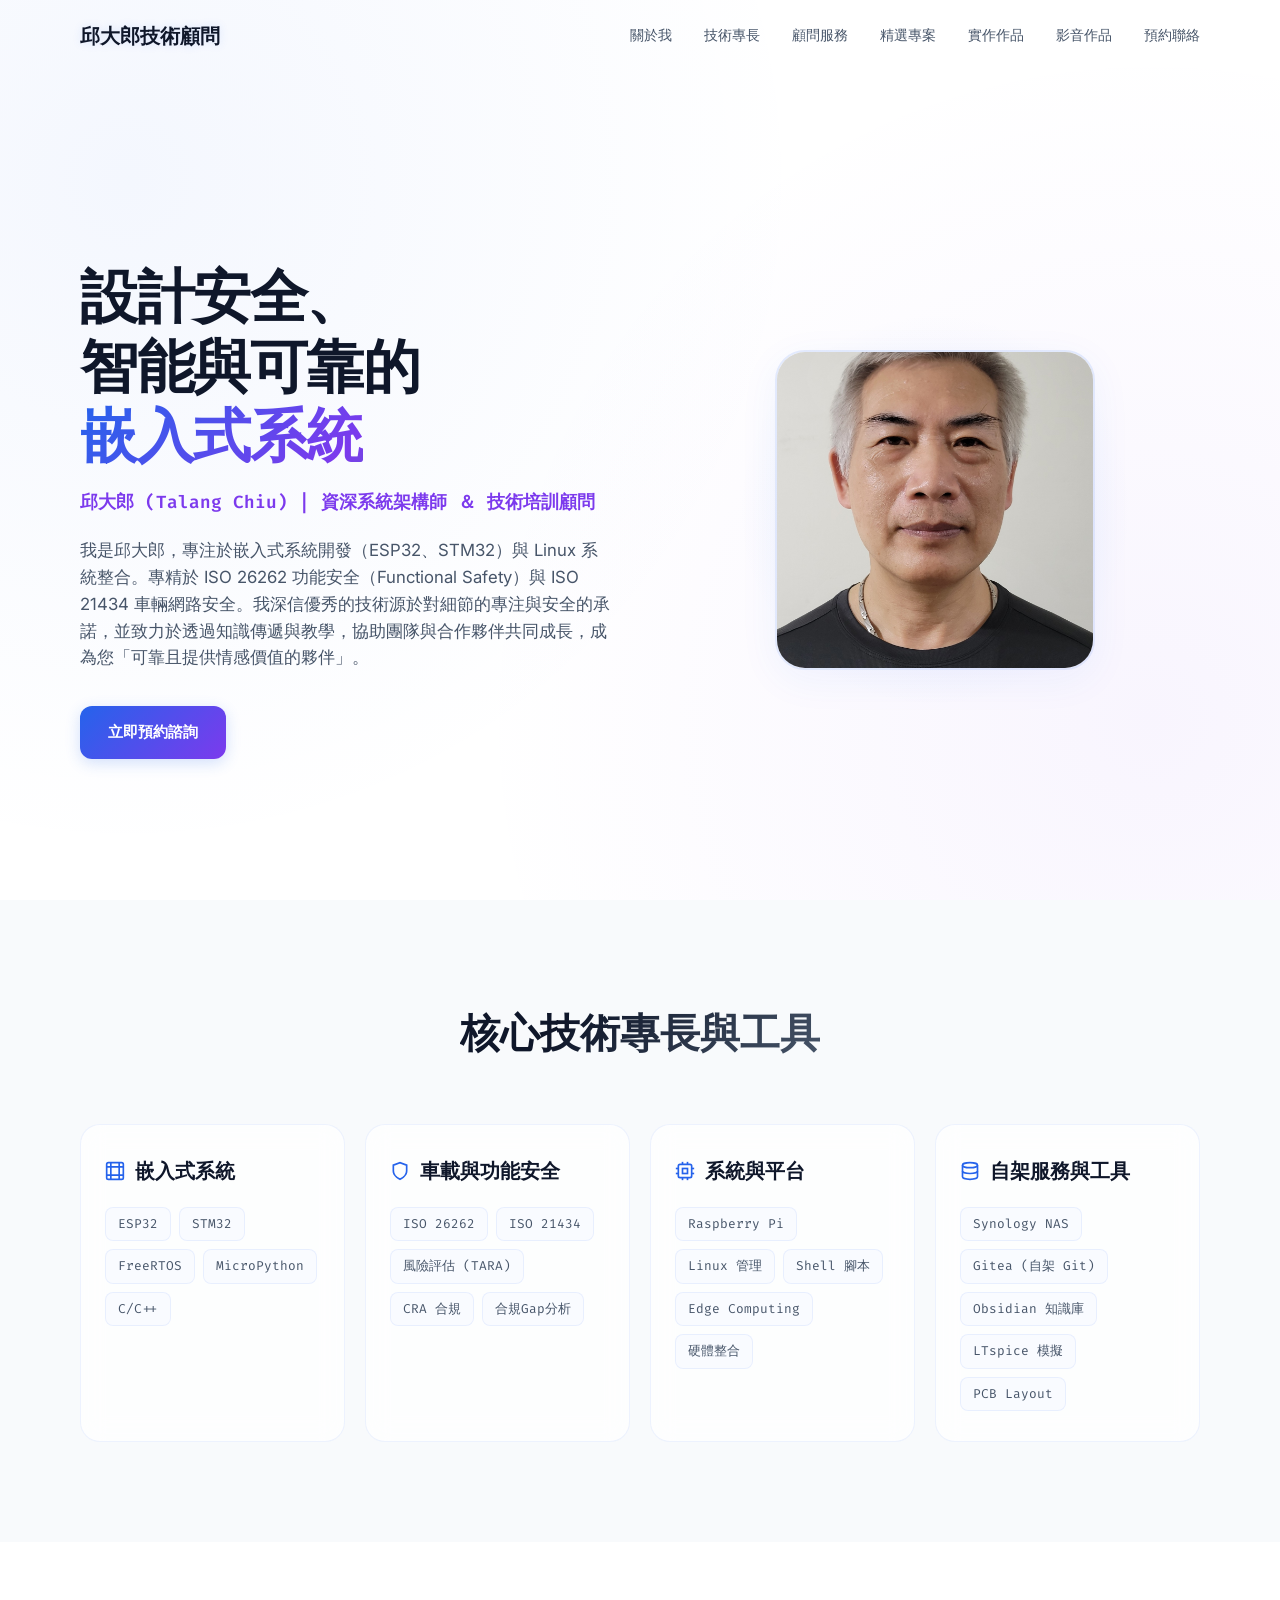
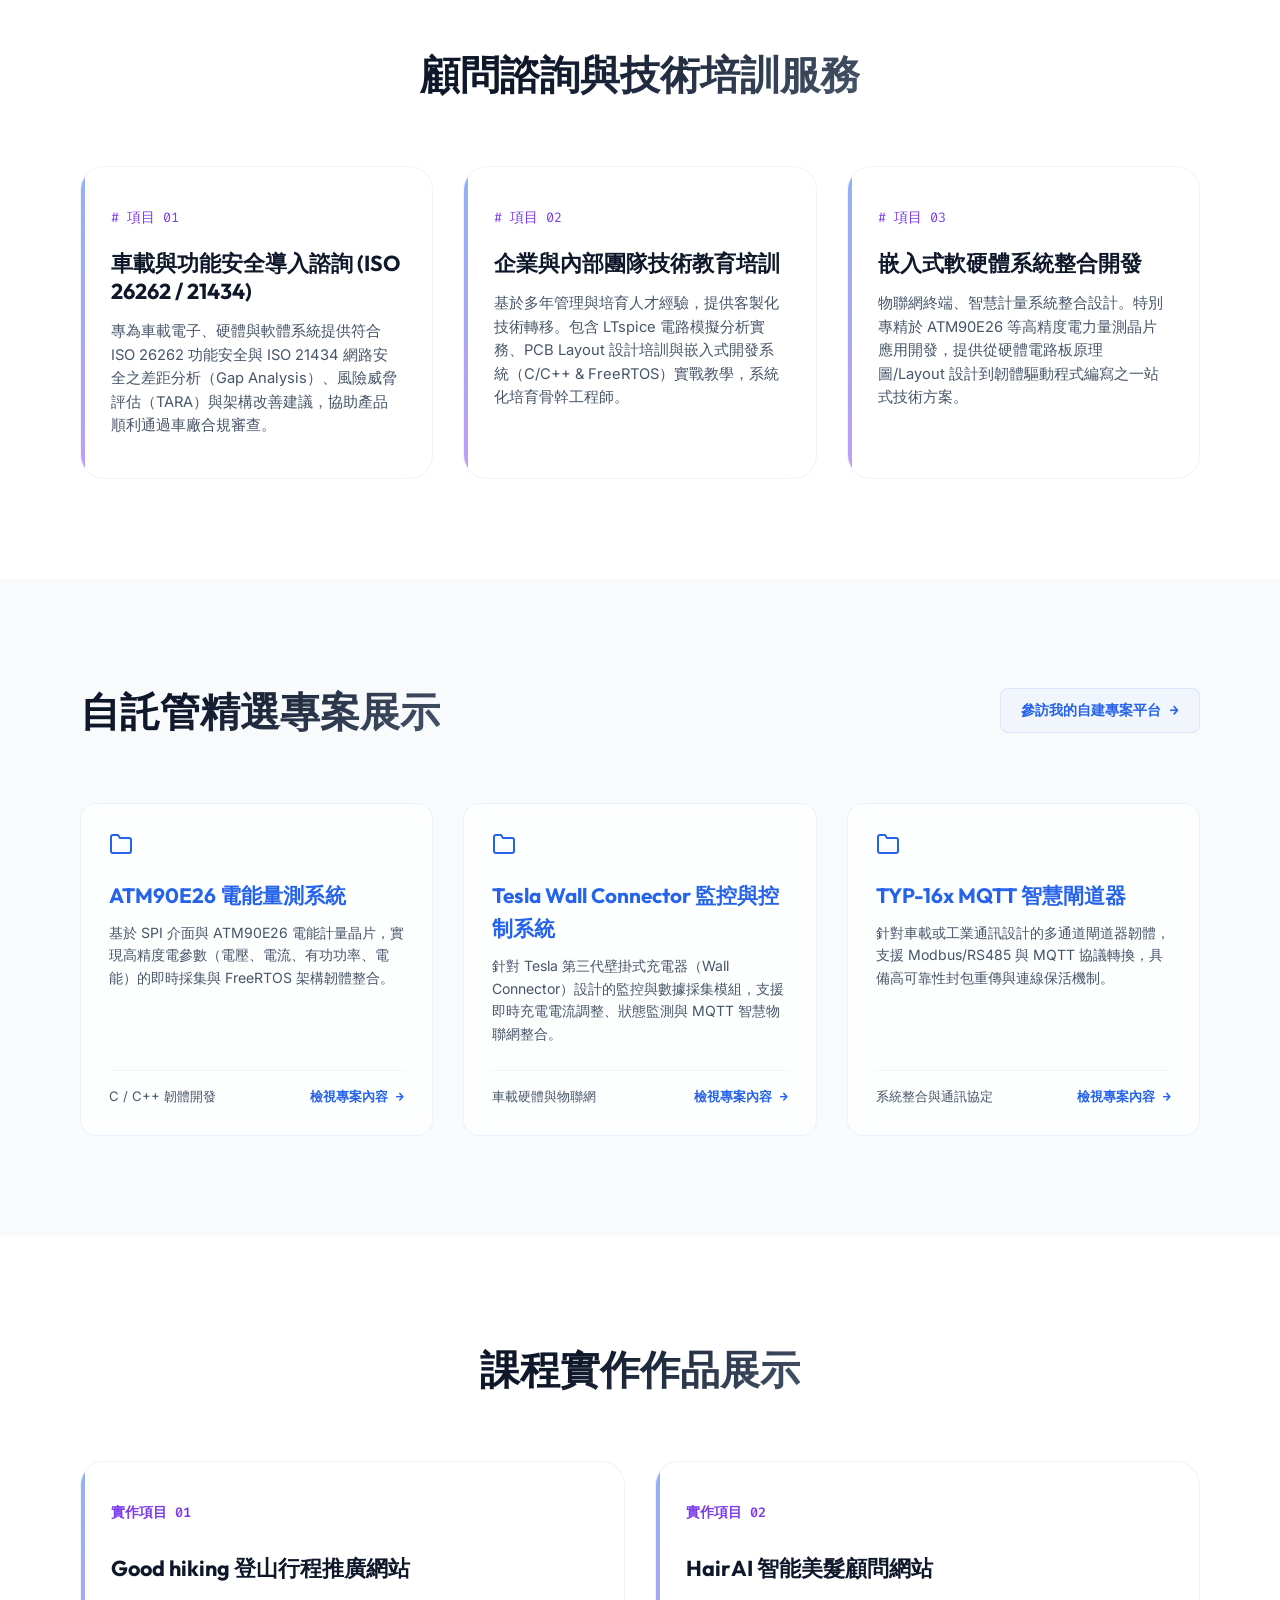
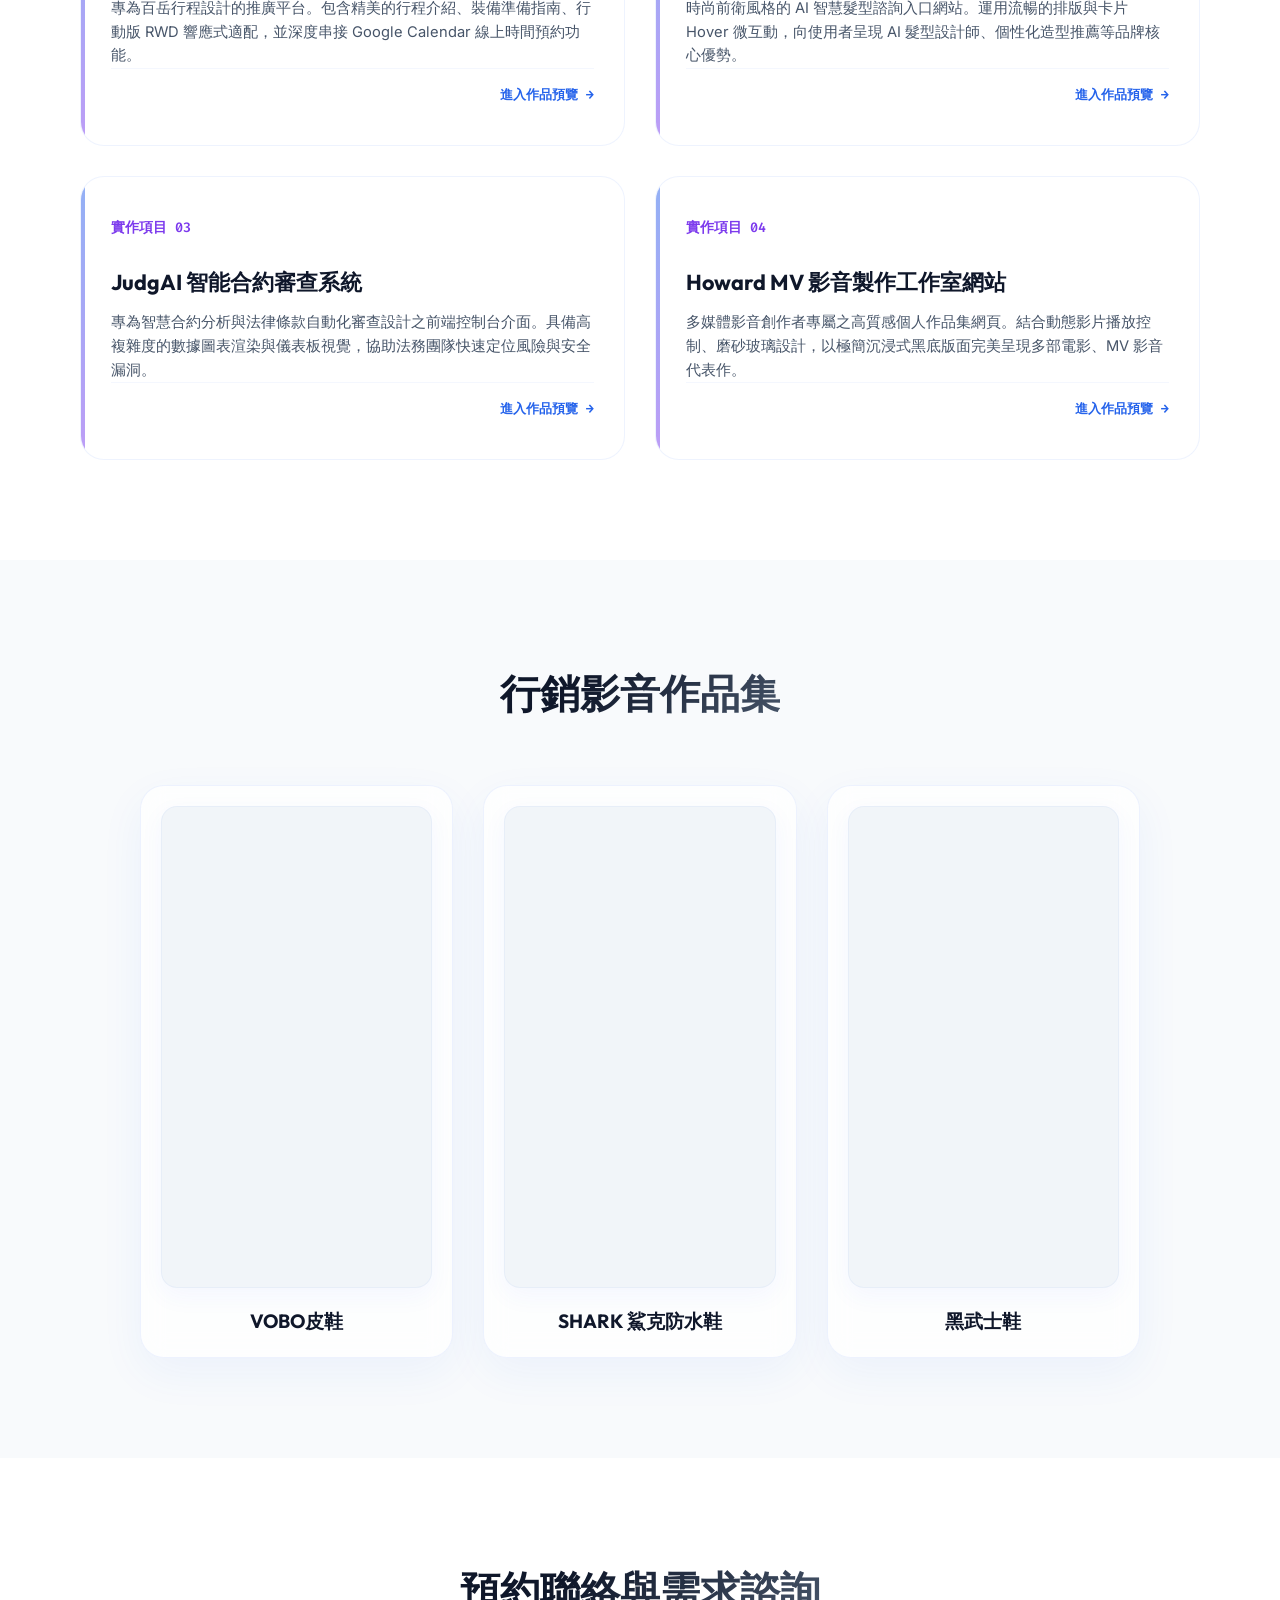
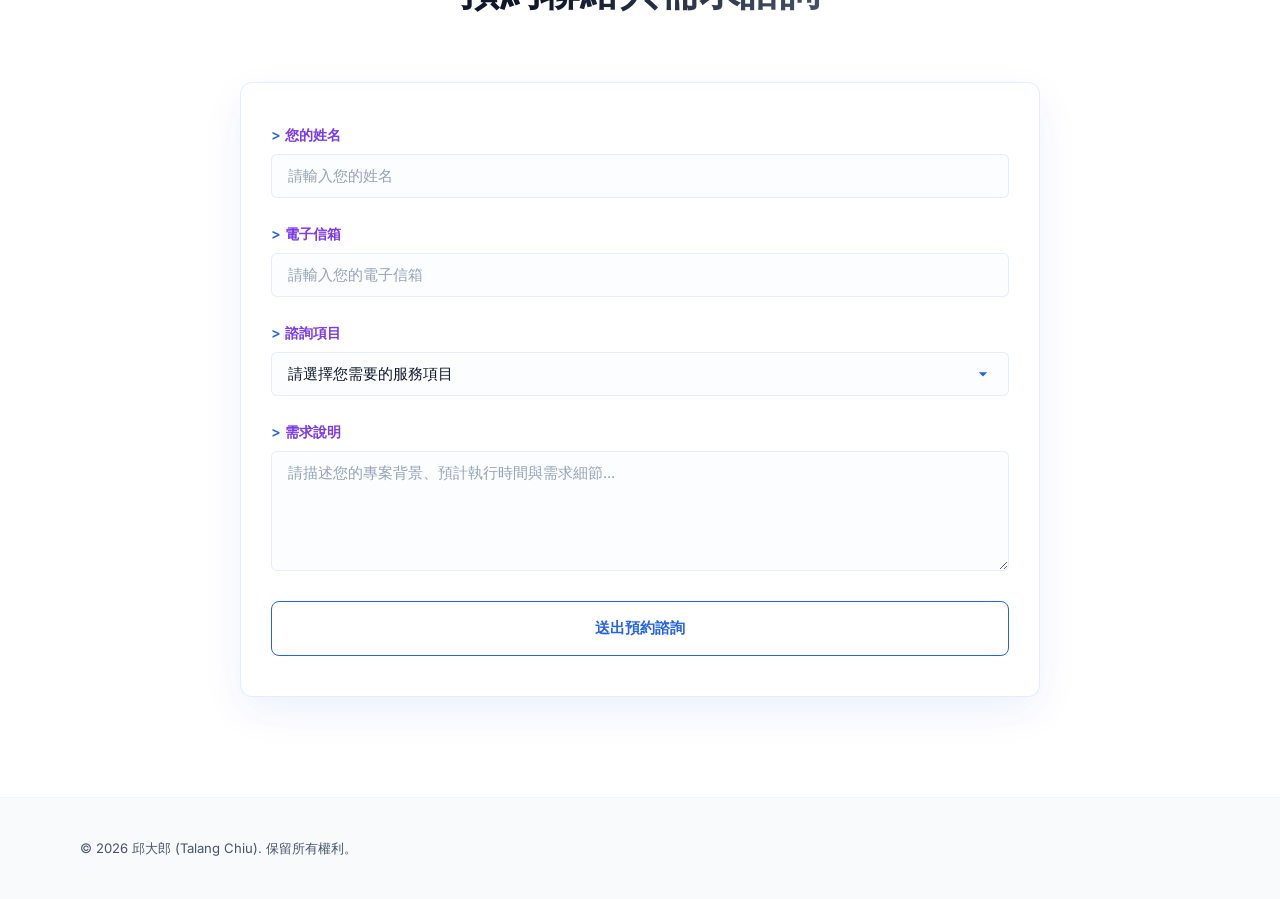
<file: index.html>
<!DOCTYPE html>
<html lang="zh-TW">
<head>
  <meta charset="UTF-8">
  <meta name="viewport" content="width=device-width, initial-scale=1.0">
  <meta name="description" content="邱大郎 (Talang Chiu) | 資深系統架構師 - 專注於安全與可靠性的嵌入式系統專家、車載功能安全 (ISO 26262) 與網路安全 (ISO 21434) 架構師、企業培訓顧問。">
  <title>邱大郎技術顧問 | 嵌入式開發 ＆ 車載安全顧問</title>
  <link rel="stylesheet" href="portal.css">
</head>
<body>

  <!-- Navigation Header -->
  <header class="header" id="header">
    <div class="container nav-container">
      <div class="logo" id="logo" style="cursor: pointer;">
        <span>邱大郎技術顧問</span>
      </div>
      
      <nav class="nav-menu" id="nav-menu">
        <a href="#hero" class="nav-link">關於我</a>
        <a href="#skills" class="nav-link">技術專長</a>
        <a href="#services" class="nav-link">顧問服務</a>
        <a href="#gitea" class="nav-link">精選專案</a>
        <a href="#portfolio" class="nav-link">實作作品</a>
        <a href="#shorts-portfolio" class="nav-link">影音作品</a>
        <a href="#connect" class="nav-link">預約聯絡</a>
      </nav>
      
      <button class="hamburger" id="hamburger-toggle" aria-label="切換選單">
        <span class="hamburger-line"></span>
        <span class="hamburger-line"></span>
        <span class="hamburger-line"></span>
      </button>
    </div>
  </header>

  <!-- Hero & About Me Section -->
  <section class="hero" id="hero">
    <div class="container hero-grid">
      <div class="hero-about">
        <h1 class="hero-title">設計安全、<br>智能與可靠的<br><span>嵌入式系統</span></h1>
        <div class="hero-tag" style="color: var(--accent); font-size: 1.1rem; font-weight: 600;">邱大郎 (Talang Chiu) | 資深系統架構師 ＆ 技術培訓顧問</div>
        <p class="hero-desc">我是邱大郎，專注於嵌入式系統開發（ESP32、STM32）與 Linux 系統整合。專精於 ISO 26262 功能安全（Functional Safety）與 ISO 21434 車輛網路安全。我深信優秀的技術源於對細節的專注與安全的承諾，並致力於透過知識傳遞與教學，協助團隊與合作夥伴共同成長，成為您「可靠且提供情感價值的夥伴」。</p>
        
        <div class="hero-btns">
          <a href="#connect" class="btn btn-primary">立即預約諮詢</a>
        </div>
      </div>
      
      <!-- Headshot & Visual Effects -->
      <div class="hero-visual">
        <div class="avatar-wrapper">
          <img src="images/talang_photo.jpg" alt="邱大郎 Talang Chiu 形象照" class="avatar-img">
        </div>
        <div class="visual-backdrop-glow"></div>
      </div>
    </div>
  </section>

  <!-- Core Skills Section -->
  <section class="section" id="skills" style="background: var(--bg-darker);">
    <div class="container">
      <div class="section-title-wrapper">
        <h2 class="section-title">核心技術專長與工具</h2>
      </div>
      
      <div class="skills-grid">
        <!-- Category 1: 嵌入式系統 -->
        <div class="skill-category-card">
          <h3 class="skill-cat-title">
            <svg width="20" height="20" viewBox="0 0 24 24" fill="none" stroke="currentColor" stroke-width="2">
              <rect x="2" y="2" width="20" height="20" rx="2" ry="2"/><path d="M7 2v20M17 2v20M2 7h20M2 17h20"/>
            </svg>
            嵌入式系統
          </h3>
          <div class="skill-tags-list">
            <span class="skill-tag">ESP32</span>
            <span class="skill-tag">STM32</span>
            <span class="skill-tag">FreeRTOS</span>
            <span class="skill-tag">MicroPython</span>
            <span class="skill-tag">C/C++</span>
          </div>
        </div>

        <!-- Category 2: 車載與功能安全 -->
        <div class="skill-category-card">
          <h3 class="skill-cat-title">
            <svg width="20" height="20" viewBox="0 0 24 24" fill="none" stroke="currentColor" stroke-width="2">
              <path d="M12 22s8-4 8-10V5l-8-3-8 3v7c0 6 8 10 8 10z"/>
            </svg>
            車載與功能安全
          </h3>
          <div class="skill-tags-list">
            <span class="skill-tag">ISO 26262</span>
            <span class="skill-tag">ISO 21434</span>
            <span class="skill-tag">風險評估 (TARA)</span>
            <span class="skill-tag">CRA 合規</span>
            <span class="skill-tag">合規Gap分析</span>
          </div>
        </div>

        <!-- Category 3: 系統與平台 -->
        <div class="skill-category-card">
          <h3 class="skill-cat-title">
            <svg width="20" height="20" viewBox="0 0 24 24" fill="none" stroke="currentColor" stroke-width="2">
              <rect x="4" y="4" width="16" height="16" rx="2" ry="2"/><rect x="9" y="9" width="6" height="6"/><line x1="9" y1="1" x2="9" y2="4"/><line x1="15" y1="1" x2="15" y2="4"/><line x1="9" y1="20" x2="9" y2="23"/><line x1="15" y1="20" x2="15" y2="23"/><line x1="20" y1="9" x2="23" y2="9"/><line x1="20" y1="15" x2="23" y2="15"/><line x1="1" y1="9" x2="4" y2="9"/><line x1="1" y1="15" x2="4" y2="15"/>
            </svg>
            系統與平台
          </h3>
          <div class="skill-tags-list">
            <span class="skill-tag">Raspberry Pi</span>
            <span class="skill-tag">Linux 管理</span>
            <span class="skill-tag">Shell 腳本</span>
            <span class="skill-tag">Edge Computing</span>
            <span class="skill-tag">硬體整合</span>
          </div>
        </div>

        <!-- Category 4: 自架服務與工具 -->
        <div class="skill-category-card">
          <h3 class="skill-cat-title">
            <svg width="20" height="20" viewBox="0 0 24 24" fill="none" stroke="currentColor" stroke-width="2">
              <ellipse cx="12" cy="5" rx="9" ry="3"/><path d="M3 5v14c0 1.66 4 3 9 3s9-1.34 9-3V5"/><path d="M3 12c0 1.66 4 3 9 3s9-1.34 9-3"/>
            </svg>
            自架服務與工具
          </h3>
          <div class="skill-tags-list">
            <span class="skill-tag">Synology NAS</span>
            <span class="skill-tag">Gitea (自架 Git)</span>
            <span class="skill-tag">Obsidian 知識庫</span>
            <span class="skill-tag">LTspice 模擬</span>
            <span class="skill-tag">PCB Layout</span>
          </div>
        </div>
      </div>
    </div>
  </section>

  <!-- Services (諮詢與培訓服務項目) -->
  <section class="section" id="services">
    <div class="container">
      <div class="section-title-wrapper">
        <h2 class="section-title">顧問諮詢與技術培訓服務</h2>
      </div>
      
      <div class="services-grid">
        <!-- Service 1: 車載安全導入 -->
        <div class="service-card">
          <span class="service-num"># 項目 01</span>
          <h3 class="service-title">車載與功能安全導入諮詢 (ISO 26262 / 21434)</h3>
          <p class="service-desc">專為車載電子、硬體與軟體系統提供符合 ISO 26262 功能安全與 ISO 21434 網路安全之差距分析（Gap Analysis）、風險威脅評估（TARA）與架構改善建議，協助產品順利通過車廠合規審查。</p>
        </div>

        <!-- Service 2: 技術培訓課程 -->
        <div class="service-card">
          <span class="service-num"># 項目 02</span>
          <h3 class="service-title">企業與內部團隊技術教育培訓</h3>
          <p class="service-desc">基於多年管理與培育人才經驗，提供客製化技術轉移。包含 LTspice 電路模擬分析實務、PCB Layout 設計培訓與嵌入式開發系統（C/C++ & FreeRTOS）實戰教學，系統化培育骨幹工程師。</p>
        </div>

        <!-- Service 3: 軟硬體整合開發 -->
        <div class="service-card">
          <span class="service-num"># 項目 03</span>
          <h3 class="service-title">嵌入式軟硬體系統整合開發</h3>
          <p class="service-desc">物聯網終端、智慧計量系統整合設計。特別專精於 ATM90E26 等高精度電力量測晶片應用開發，提供從硬體電路板原理圖/Layout 設計到韌體驅動程式編寫之一站式技術方案。</p>
        </div>
      </div>
    </div>
  </section>

  <!-- Gitea Projects Showcase (自託管精選專案展示) -->
  <section class="section gitea-section" id="gitea">
    <div class="container">
      <div class="gitea-header-wrapper" style="display: flex; justify-content: space-between; align-items: center; margin-bottom: 60px;">
        <div class="section-title-wrapper" style="text-align: left; margin-bottom: 0;">
          <h2 class="section-title">自託管精選專案展示</h2>
        </div>
        <a href="https://gitea.talang.org/Talang" target="_blank" rel="noopener" class="btn btn-secondary gitea-btn-top">
          參訪我的自建專案平台 &rarr;
        </a>
      </div>
      
      <div class="gitea-grid">
        <!-- Project 1 -->
        <article class="gitea-card">
          <div class="gitea-repo-icon" style="color: var(--primary); margin-bottom: 15px;">
            <svg width="24" height="24" viewBox="0 0 24 24" fill="none" stroke="currentColor" stroke-width="2">
              <path d="M22 19a2 2 0 0 1-2 2H4a2 2 0 0 1-2-2V5a2 2 0 0 1 2-2h5l2 3h9a2 2 0 0 1 2 2z"/>
            </svg>
          </div>
          <h3 class="gitea-proj-name" style="font-family: var(--font-title); font-size: 1.3rem; font-weight: 700; margin-bottom: 10px; color: var(--primary);">ATM90E26 電能量測系統</h3>
          <p class="gitea-proj-desc">基於 SPI 介面與 ATM90E26 電能計量晶片，實現高精度電參數（電壓、電流、有功功率、電能）的即時採集與 FreeRTOS 架構韌體整合。</p>
          <div class="gitea-proj-footer" style="display: flex; justify-content: space-between; align-items: center; padding-top: 15px; border-top: 1px solid rgba(37, 99, 235, 0.06); margin-top: auto;">
            <span class="gitea-lang" style="font-size: 0.82rem; color: var(--text-muted);">C / C++ 韌體開發</span>
            <a href="https://gitea.talang.org/Talang/ATM90E26_Energy_Meter.git" target="_blank" rel="noopener" class="gitea-link-btn" style="color: var(--primary); font-weight: 600;">
              檢視專案內容 &rarr;
            </a>
          </div>
        </article>

        <!-- Project 2 -->
        <article class="gitea-card">
          <div class="gitea-repo-icon" style="color: var(--primary); margin-bottom: 15px;">
            <svg width="24" height="24" viewBox="0 0 24 24" fill="none" stroke="currentColor" stroke-width="2">
              <path d="M22 19a2 2 0 0 1-2 2H4a2 2 0 0 1-2-2V5a2 2 0 0 1 2-2h5l2 3h9a2 2 0 0 1 2 2z"/>
            </svg>
          </div>
          <h3 class="gitea-proj-name" style="font-family: var(--font-title); font-size: 1.3rem; font-weight: 700; margin-bottom: 10px; color: var(--primary);">Tesla Wall Connector 監控與控制系統</h3>
          <p class="gitea-proj-desc">針對 Tesla 第三代壁掛式充電器（Wall Connector）設計的監控與數據採集模組，支援即時充電電流調整、狀態監測與 MQTT 智慧物聯網整合。</p>
          <div class="gitea-proj-footer" style="display: flex; justify-content: space-between; align-items: center; padding-top: 15px; border-top: 1px solid rgba(37, 99, 235, 0.06); margin-top: auto;">
            <span class="gitea-lang" style="font-size: 0.82rem; color: var(--text-muted);">車載硬體與物聯網</span>
            <a href="https://gitea.talang.org/Talang/TeslaWallConnector.git" target="_blank" rel="noopener" class="gitea-link-btn" style="color: var(--primary); font-weight: 600;">
              檢視專案內容 &rarr;
            </a>
          </div>
        </article>

        <!-- Project 3 -->
        <article class="gitea-card">
          <div class="gitea-repo-icon" style="color: var(--primary); margin-bottom: 15px;">
            <svg width="24" height="24" viewBox="0 0 24 24" fill="none" stroke="currentColor" stroke-width="2">
              <path d="M22 19a2 2 0 0 1-2 2H4a2 2 0 0 1-2-2V5a2 2 0 0 1 2-2h5l2 3h9a2 2 0 0 1 2 2z"/>
            </svg>
          </div>
          <h3 class="gitea-proj-name" style="font-family: var(--font-title); font-size: 1.3rem; font-weight: 700; margin-bottom: 10px; color: var(--primary);">TYP-16x MQTT 智慧閘道器</h3>
          <p class="gitea-proj-desc">針對車載或工業通訊設計的多通道閘道器韌體，支援 Modbus/RS485 與 MQTT 協議轉換，具備高可靠性封包重傳與連線保活機制。</p>
          <div class="gitea-proj-footer" style="display: flex; justify-content: space-between; align-items: center; padding-top: 15px; border-top: 1px solid rgba(37, 99, 235, 0.06); margin-top: auto;">
            <span class="gitea-lang" style="font-size: 0.82rem; color: var(--text-muted);">系統整合與通訊協定</span>
            <a href="https://gitea.talang.org/Talang/TYP-16xMqttGateway.git" target="_blank" rel="noopener" class="gitea-link-btn" style="color: var(--primary); font-weight: 600;">
              檢視專案內容 &rarr;
            </a>
          </div>
        </article>
      </div>
    </div>
  </section>

  <!-- Web Portfolio Section (課程實作作品) -->
  <section class="section" id="portfolio" style="border-top: 1px solid rgba(255, 255, 255, 0.02);">
    <div class="container">
      <div class="section-title-wrapper">
        <h2 class="section-title">課程實作作品展示</h2>
      </div>
      
      <div class="services-grid" style="grid-template-columns: repeat(2, 1fr);">
        <!-- Project 1: Good hiking -->
        <div class="service-card" style="display: flex; flex-direction: column; height: 100%;">
          <span class="service-num" style="color: var(--accent); font-weight: 600;">實作項目 01</span>
          <h3 class="service-title" style="margin-top: 10px;">Good hiking 登山行程推廣網站</h3>
          <p class="service-desc" style="flex-grow: 1;">專為百岳行程設計的推廣平台。包含精美的行程介紹、裝備準備指南、行動版 RWD 響應式適配，並深度串接 Google Calendar 線上時間預約功能。</p>
          <div style="margin-top: 25px; display: flex; justify-content: flex-end; border-top: 1px solid rgba(37, 99, 235, 0.05); padding-top: 15px; margin-top: auto;">
            <a href="hiking.html" class="gitea-link-btn" style="color: var(--primary); font-weight: 600;">
              進入作品預覽 &rarr;
            </a>
          </div>
        </div>

        <!-- Project 2: HairAI -->
        <div class="service-card" style="display: flex; flex-direction: column; height: 100%;">
          <span class="service-num" style="color: var(--accent); font-weight: 600;">實作項目 02</span>
          <h3 class="service-title" style="margin-top: 10px;">HairAI 智能美髮顧問網站</h3>
          <p class="service-desc" style="flex-grow: 1;">時尚前衛風格的 AI 智慧髮型諮詢入口網站。運用流暢的排版與卡片 Hover 微互動，向使用者呈現 AI 髮型設計師、個性化造型推薦等品牌核心優勢。</p>
          <div style="margin-top: 25px; display: flex; justify-content: flex-end; border-top: 1px solid rgba(37, 99, 235, 0.05); padding-top: 15px; margin-top: auto;">
            <a href="hairai.html" class="gitea-link-btn" style="color: var(--primary); font-weight: 600;">
              進入作品預覽 &rarr;
            </a>
          </div>
        </div>

        <!-- Project 3: JudgAI -->
        <div class="service-card" style="display: flex; flex-direction: column; height: 100%;">
          <span class="service-num" style="color: var(--accent); font-weight: 600;">實作項目 03</span>
          <h3 class="service-title" style="margin-top: 10px;">JudgAI 智能合約審查系統</h3>
          <p class="service-desc" style="flex-grow: 1;">專為智慧合約分析與法律條款自動化審查設計之前端控制台介面。具備高複雜度的數據圖表渲染與儀表板視覺，協助法務團隊快速定位風險與安全漏洞。</p>
          <div style="margin-top: 25px; display: flex; justify-content: flex-end; border-top: 1px solid rgba(37, 99, 235, 0.05); padding-top: 15px; margin-top: auto;">
            <a href="judgai_full.html" class="gitea-link-btn" style="color: var(--primary); font-weight: 600;">
              進入作品預覽 &rarr;
            </a>
          </div>
        </div>

        <!-- Project 4: Howard MV -->
        <div class="service-card" style="display: flex; flex-direction: column; height: 100%;">
          <span class="service-num" style="color: var(--accent); font-weight: 600;">實作項目 04</span>
          <h3 class="service-title" style="margin-top: 10px;">Howard MV 影音製作工作室網站</h3>
          <p class="service-desc" style="flex-grow: 1;">多媒體影音創作者專屬之高質感個人作品集網頁。結合動態影片播放控制、磨砂玻璃設計，以極簡沉浸式黑底版面完美呈現多部電影、MV 影音代表作。</p>
          <div style="margin-top: 25px; display: flex; justify-content: flex-end; border-top: 1px solid rgba(37, 99, 235, 0.05); padding-top: 15px; margin-top: auto;">
            <a href="howard_mv.html" class="gitea-link-btn" style="color: var(--primary); font-weight: 600;">
              進入作品預覽 &rarr;
            </a>
          </div>
        </div>
      </div>
    </div>
  </section>

  <!-- YouTube Shorts Section (Shorts 影音展示區) -->
  <section class="section" id="shorts-portfolio" style="border-top: 1px solid rgba(255, 255, 255, 0.02); background: var(--bg-darker);">
    <div class="container">
      <div class="section-title-wrapper">
        <h2 class="section-title">行銷影音作品集</h2>
      </div>
      
      <div class="shorts-grid">
        <!-- Shorts 1: VOBO皮鞋 -->
        <div class="shorts-card">
          <div class="shorts-video-wrapper">
            <iframe 
              src="https://www.youtube.com/embed/h7hM5BlOcMY?autoplay=1&mute=1&loop=1&playlist=h7hM5BlOcMY&controls=0&rel=0&disablekb=1&modestbranding=1&iv_load_policy=3" 
              allow="autoplay; encrypted-media" 
              allowfullscreen>
            </iframe>
            <!-- 覆蓋層以阻斷點擊，確保「純畫面展示」 -->
            <div class="shorts-overlay"></div>
          </div>
          <h3 class="shorts-card-title">VOBO皮鞋</h3>
        </div>

        <!-- Shorts 2: SHARK 鯊克防水鞋 -->
        <div class="shorts-card">
          <div class="shorts-video-wrapper">
            <iframe 
              src="https://www.youtube.com/embed/bcFnNsTVntk?autoplay=1&mute=1&loop=1&playlist=bcFnNsTVntk&controls=0&rel=0&disablekb=1&modestbranding=1&iv_load_policy=3" 
              allow="autoplay; encrypted-media" 
              allowfullscreen>
            </iframe>
            <div class="shorts-overlay"></div>
          </div>
          <h3 class="shorts-card-title">SHARK 鯊克防水鞋</h3>
        </div>

        <!-- Shorts 3: 黑武士鞋 -->
        <div class="shorts-card">
          <div class="shorts-video-wrapper">
            <iframe 
              src="https://www.youtube.com/embed/n9VTjZdNvEQ?autoplay=1&mute=1&loop=1&playlist=n9VTjZdNvEQ&controls=0&rel=0&disablekb=1&modestbranding=1&iv_load_policy=3" 
              allow="autoplay; encrypted-media" 
              allowfullscreen>
            </iframe>
            <div class="shorts-overlay"></div>
          </div>
          <h3 class="shorts-card-title">黑武士鞋</h3>
        </div>
      </div>
    </div>
  </section>

  <!-- Contact Form Section (預約聯絡) -->
  <section class="section" id="connect">
    <div class="container">
      <div class="section-title-wrapper">
        <h2 class="section-title">預約聯絡與需求諮詢</h2>
      </div>
      
      <!-- Contact Card Container -->
      <div class="terminal-window" style="font-family: var(--font-body);">
        <div class="terminal-body" style="color: var(--text-light); padding: 40px 30px;">
          <!-- 串接 Google 表單，設定 target 指向隱藏 iframe -->
          <form id="google-contact-form" action="https://docs.google.com/forms/d/e/1FAIpQLSfHSyenB9Ii3HPPnRA51oGft0dQ5i4GhwhyzkKSLrTXz38X5Q/formResponse" method="POST" target="hidden-iframe" class="terminal-form">
            <!-- Name Input -->
            <div class="terminal-input-wrapper">
              <label for="name" class="terminal-input-label" style="font-family: var(--font-body); font-weight: 600; color: var(--accent);">您的姓名</label>
              <input type="text" id="name" name="entry.588998168" class="terminal-field" placeholder="請輸入您的姓名" required autocomplete="off" style="font-family: var(--font-body);">
            </div>
            
            <!-- Email Input -->
            <div class="terminal-input-wrapper">
              <label for="email" class="terminal-input-label" style="font-family: var(--font-body); font-weight: 600; color: var(--accent);">電子信箱</label>
              <input type="email" id="email" name="entry.476214014" class="terminal-field" placeholder="請輸入您的電子信箱" required autocomplete="off" style="font-family: var(--font-body);">
            </div>
            
            <!-- Service Select -->
            <div class="terminal-input-wrapper">
              <label for="service-type" class="terminal-input-label" style="font-family: var(--font-body); font-weight: 600; color: var(--accent);">諮詢項目</label>
              <select id="service-type" name="entry.1610329698" class="terminal-field" required style="font-family: var(--font-body);">
                <option value="" disabled selected>請選擇您需要的服務項目</option>
                <option value="車載與功能安全諮詢 (ISO 26262/21434)">車載與功能安全諮詢 (ISO 26262/21434)</option>
                <option value="企業/內部技術培訓課程 (LTspice/PCB/嵌入式)">企業/內部技術培訓課程 (LTspice/PCB/嵌入式)</option>
                <option value="嵌入式軟硬體整合客製化開發">嵌入式軟硬體整合客製化開發</option>
              </select>
            </div>
            
            <!-- Description Textarea -->
            <div class="terminal-input-wrapper">
              <label for="project-desc" class="terminal-input-label" style="font-family: var(--font-body); font-weight: 600; color: var(--accent);">需求說明</label>
              <textarea id="project-desc" name="entry.1646642689" class="terminal-field" placeholder="請描述您的專案背景、預計執行時間與需求細節..." required autocomplete="off" style="font-family: var(--font-body); min-height: 120px;"></textarea>
            </div>
            
            <!-- Submit Button -->
            <div class="terminal-submit-container">
              <button type="button" class="terminal-submit-btn" id="execute-submit-btn" style="font-family: var(--font-body); font-weight: 700; border-color: var(--primary); color: var(--primary);">
                送出預約諮詢
              </button>
            </div>
          </form>
          
          <!-- 隱藏的 iframe 用於背景接收 Google 表單的提交回應，防止跳轉白底官方頁面 -->
          <iframe name="hidden-iframe" id="hidden-iframe" style="display:none;"></iframe>
        </div>
      </div>
    </div>
  </section>

  <!-- Footer -->
  <footer class="footer">
    <div class="container footer-container">
      <p class="footer-copyright" style="font-family: var(--font-body); color: var(--text-muted);">&copy; 2026 邱大郎 (Talang Chiu). 保留所有權利。</p>
    </div>
  </footer>

  <!-- 自訂提示視窗 Modal (符合亮白科技風的玻璃擬態設計) -->
  <div class="custom-modal" id="success-modal">
    <div class="custom-modal-content">
      <div class="modal-icon">
        <svg width="32" height="32" viewBox="0 0 24 24" fill="none" stroke="currentColor" stroke-width="3" stroke-linecap="round" stroke-linejoin="round">
          <polyline points="20 6 9 17 4 12"></polyline>
        </svg>
      </div>
      <h3 class="modal-title">預約諮詢已送出</h3>
      <p class="modal-text">需求已送出，我們將盡快與您聯絡！</p>
      <button class="modal-btn" id="modal-close-btn">確定</button>
    </div>
  </div>

  <script src="portal.js"></script>
</body>
</html>
</file>
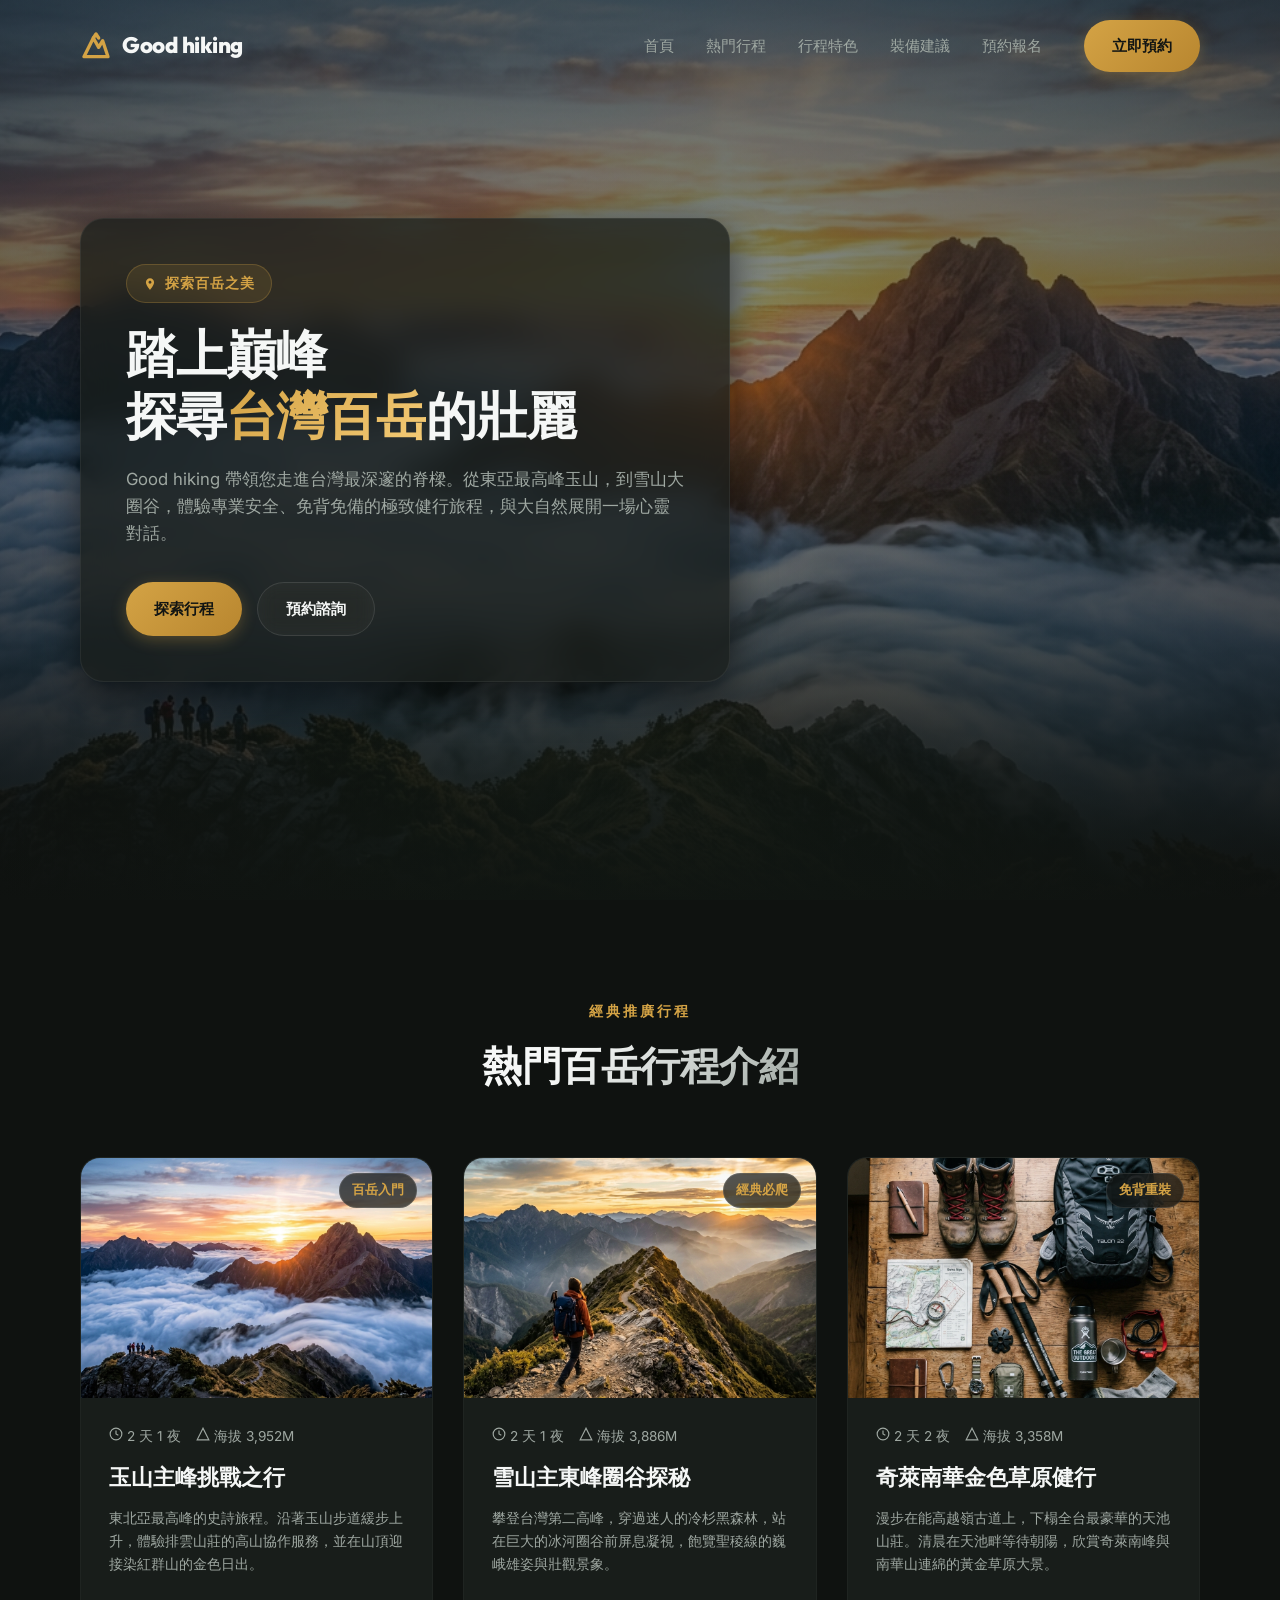
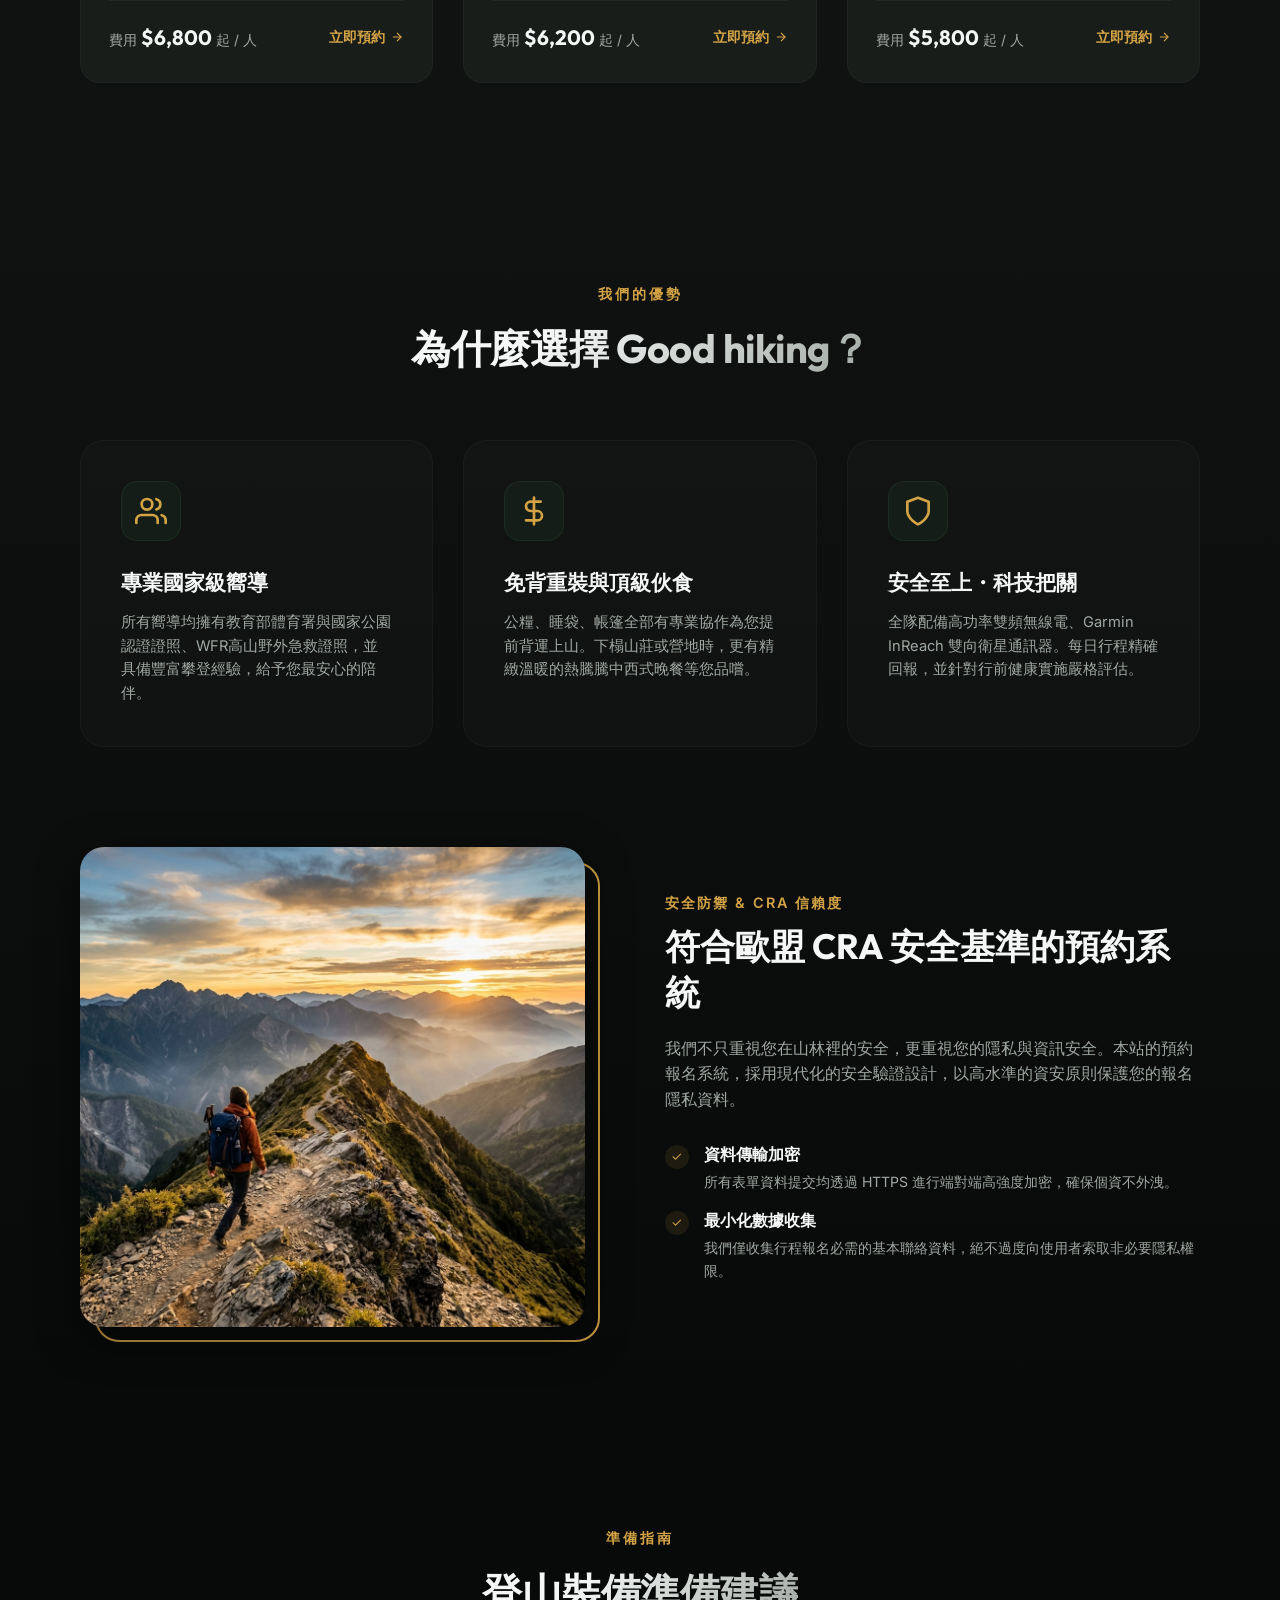
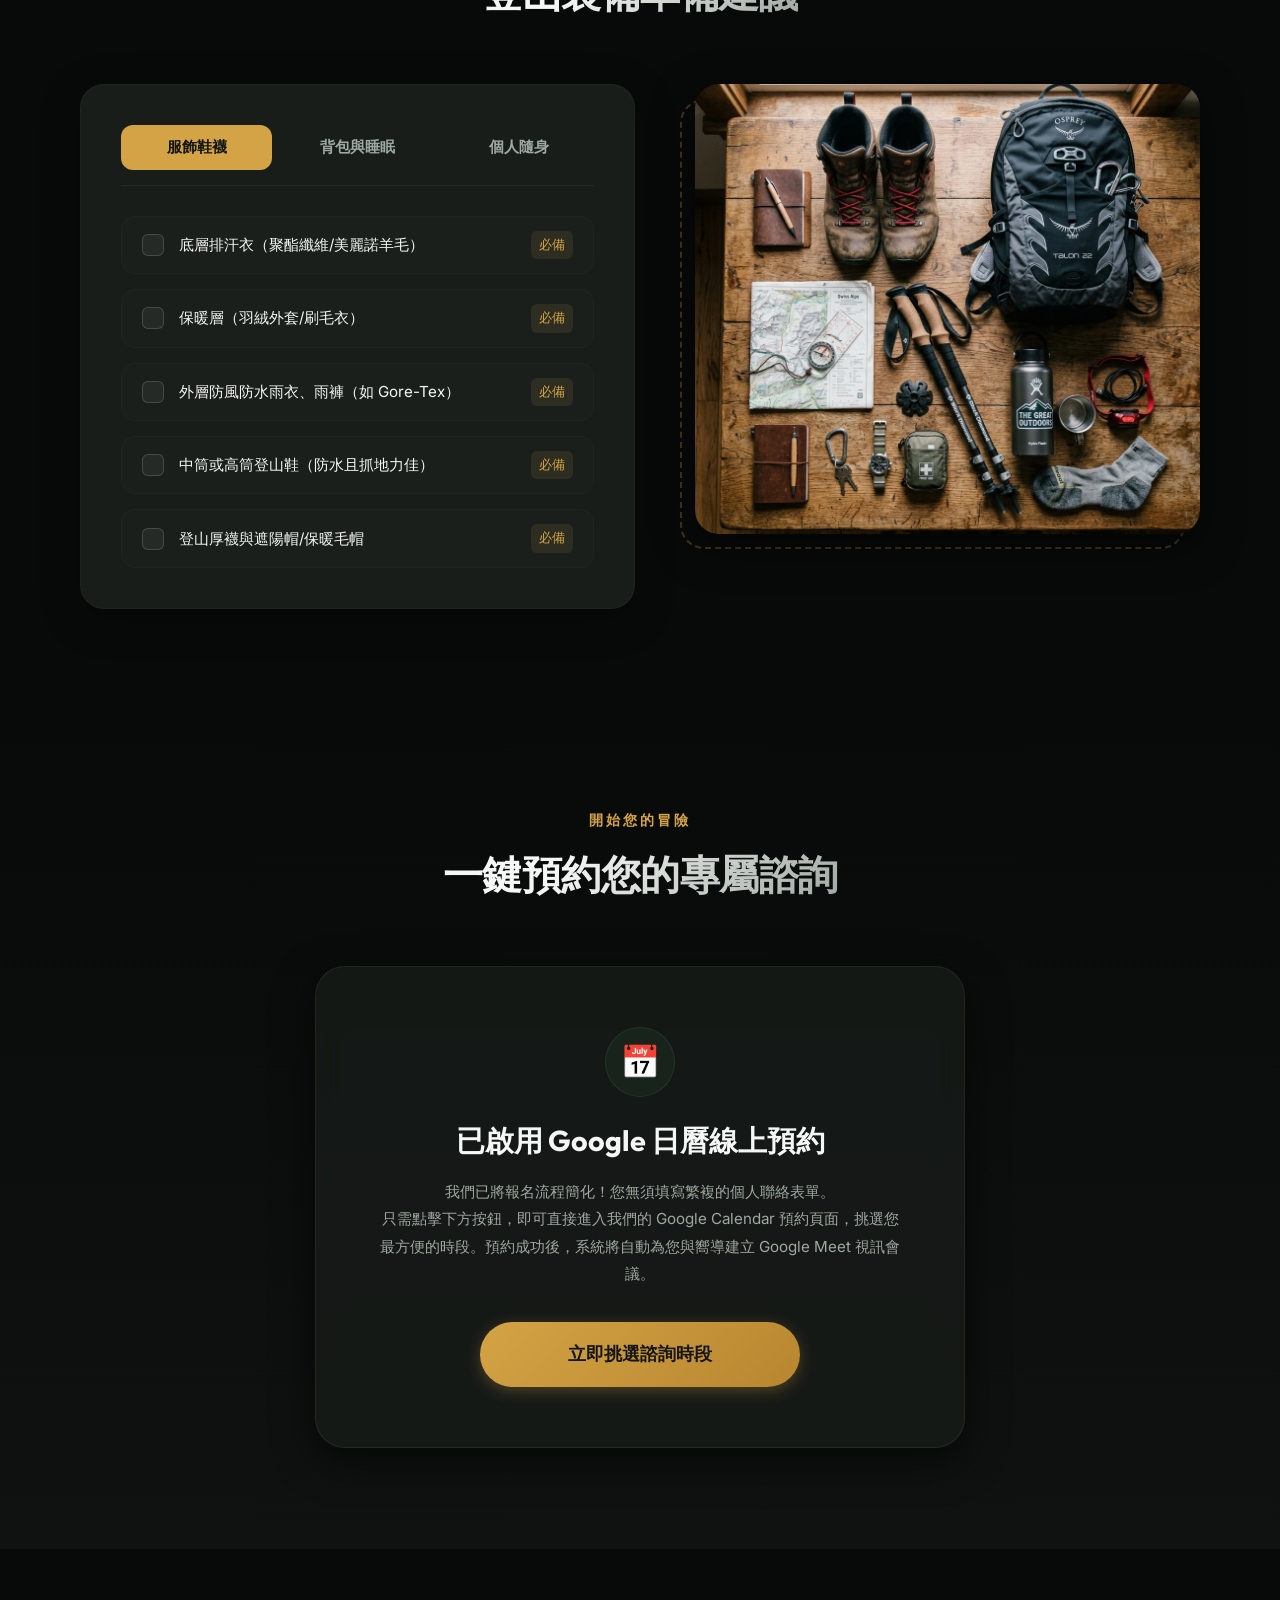
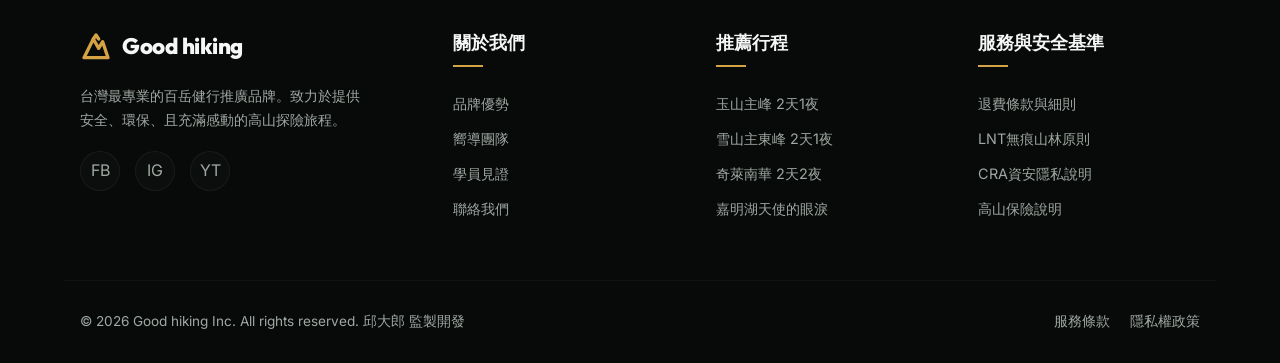
<file: hiking.html>
<!DOCTYPE html>
<html lang="zh-TW">
<head>
  <meta charset="UTF-8">
  <meta name="viewport" content="width=device-width, initial-scale=1.0">
  <meta name="description" content="Good hiking - 專業台灣百岳登山行程推廣網站。提供玉山主峰、雪山圈谷、奇萊南華等經典路線的專業嚮導、精緻協作與行程諮詢服務。">
  <title>Good hiking | 踏上巔峰，探尋台灣百岳之美</title>
  <!-- SEO Heading Structure Rules & Icons -->
  <link rel="stylesheet" href="hiking.css">
</head>
<body>

  <!-- Header Navigation -->
  <header class="header" id="header">
    <div class="container nav-container">
      <a href="#hero" class="logo" id="logo">
        <svg viewBox="0 0 24 24">
          <path d="M3 20L10 6L14 13L17 8L21 20H3Z" />
          <path d="M10 6L12 3L14 6" />
        </svg>
        <span>Good hiking</span>
      </a>
      
      <nav class="nav-menu" id="nav-menu">
        <a href="#hero" class="nav-link">首頁</a>
        <a href="#itineraries" class="nav-link">熱門行程</a>
        <a href="#features" class="nav-link">行程特色</a>
        <a href="#gear" class="nav-link">裝備建議</a>
        <a href="#register" class="nav-link">預約報名</a>
        <a href="https://calendar.app.google/EHYFetxKtzJjMpEGA" target="_blank" rel="noopener" class="btn btn-primary nav-btn">立即預約</a>
      </nav>
      
      <button class="hamburger" id="hamburger-toggle" aria-label="切換選單">
        <span class="hamburger-line"></span>
        <span class="hamburger-line"></span>
        <span class="hamburger-line"></span>
      </button>
    </div>
  </header>

  <!-- Hero Section -->
  <section class="hero" id="hero">
    <img src="images/hero_yushan.png" alt="台灣玉山主峰日出雲海" class="hero-bg">
    <div class="hero-overlay"></div>
    <div class="container">
      <div class="hero-content">
        <div class="hero-badge">
          <svg width="14" height="14" viewBox="0 0 24 24" fill="currentColor">
            <path d="M12 2C8.13 2 5 5.13 5 9c0 5.25 7 13 7 13s7-7.75 7-13c0-3.87-3.13-7-7-7zm0 9.5c-1.38 0-2.5-1.12-2.5-2.5s1.12-2.5 2.5-2.5 2.5 1.12 2.5 2.5-1.12 2.5-2.5 2.5z"/>
          </svg>
          探索百岳之美
        </div>
        <h1 class="hero-title">踏上巔峰<br>探尋<span>台灣百岳</span>的壯麗</h1>
        <p class="hero-description">Good hiking 帶領您走進台灣最深邃的脊樑。從東亞最高峰玉山，到雪山大圈谷，體驗專業安全、免背免備的極致健行旅程，與大自然展開一場心靈對話。</p>
        <div class="hero-btns">
          <a href="#itineraries" class="btn btn-primary">探索行程</a>
          <a href="https://calendar.app.google/EHYFetxKtzJjMpEGA" target="_blank" rel="noopener" class="btn btn-secondary">預約諮詢</a>
        </div>
      </div>
    </div>
  </section>

  <!-- Featured Itineraries Section -->
  <section class="section" id="itineraries">
    <div class="container">
      <div class="section-title-wrapper">
        <span class="section-subtitle">經典推廣行程</span>
        <h2 class="section-title">熱門百岳行程介紹</h2>
      </div>
      
      <div class="itinerary-grid">
        <!-- Card 1: 玉山主峰 -->
        <article class="itinerary-card">
          <div class="itinerary-img-wrapper">
            <img src="images/hero_yushan.png" alt="玉山主峰日出挑戰" class="itinerary-img">
            <div class="itinerary-badge">百岳入門</div>
          </div>
          <div class="itinerary-body">
            <div class="itinerary-meta">
              <span class="meta-item">
                <svg width="14" height="14" viewBox="0 0 24 24" fill="none" stroke="currentColor" stroke-width="2">
                  <circle cx="12" cy="12" r="10"/><polyline points="12 6 12 12 16 14"/>
                </svg> 2 天 1 夜
              </span>
              <span class="meta-item">
                <svg width="14" height="14" viewBox="0 0 24 24" fill="none" stroke="currentColor" stroke-width="2">
                  <path d="M12 2L2 22h20L12 2z"/>
                </svg> 海拔 3,952M
              </span>
            </div>
            <h3 class="itinerary-name">玉山主峰挑戰之行</h3>
            <p class="itinerary-desc">東北亞最高峰的史詩旅程。沿著玉山步道緩步上升，體驗排雲山莊的高山協作服務，並在山頂迎接染紅群山的金色日出。</p>
            <div class="itinerary-footer">
              <div class="itinerary-price">費用 <span>$6,800</span> 起 / 人</div>
              <a href="https://calendar.app.google/EHYFetxKtzJjMpEGA" target="_blank" rel="noopener" class="itinerary-btn">
                立即預約
                <svg width="14" height="14" viewBox="0 0 24 24" fill="none" stroke="currentColor" stroke-width="2">
                  <line x1="5" y1="12" x2="19" y2="12"/><polyline points="12 5 19 12 12 19"/>
                </svg>
              </a>
            </div>
          </div>
        </article>

        <!-- Card 2: 雪山主東峰 -->
        <article class="itinerary-card">
          <div class="itinerary-img-wrapper">
            <img src="images/hiker_ridge.png" alt="雪山主東峰圈谷健行" class="itinerary-img">
            <div class="itinerary-badge">經典必爬</div>
          </div>
          <div class="itinerary-body">
            <div class="itinerary-meta">
              <span class="meta-item">
                <svg width="14" height="14" viewBox="0 0 24 24" fill="none" stroke="currentColor" stroke-width="2">
                  <circle cx="12" cy="12" r="10"/><polyline points="12 6 12 12 16 14"/>
                </svg> 2 天 1 夜
              </span>
              <span class="meta-item">
                <svg width="14" height="14" viewBox="0 0 24 24" fill="none" stroke="currentColor" stroke-width="2">
                  <path d="M12 2L2 22h20L12 2z"/>
                </svg> 海拔 3,886M
              </span>
            </div>
            <h3 class="itinerary-name">雪山主東峰圈谷探秘</h3>
            <p class="itinerary-desc">攀登台灣第二高峰，穿過迷人的冷杉黑森林，站在巨大的冰河圈谷前屏息凝視，飽覽聖稜線的巍峨雄姿與壯觀景象。</p>
            <div class="itinerary-footer">
              <div class="itinerary-price">費用 <span>$6,200</span> 起 / 人</div>
              <a href="https://calendar.app.google/EHYFetxKtzJjMpEGA" target="_blank" rel="noopener" class="itinerary-btn">
                立即預約
                <svg width="14" height="14" viewBox="0 0 24 24" fill="none" stroke="currentColor" stroke-width="2">
                  <line x1="5" y1="12" x2="19" y2="12"/><polyline points="12 5 19 12 12 19"/>
                </svg>
              </a>
            </div>
          </div>
        </article>

        <!-- Card 3: 奇萊南華 -->
        <article class="itinerary-card">
          <div class="itinerary-img-wrapper">
            <img src="images/gear_flatlay.png" alt="奇萊南華金色草原" class="itinerary-img">
            <div class="itinerary-badge">免背重裝</div>
          </div>
          <div class="itinerary-body">
            <div class="itinerary-meta">
              <span class="meta-item">
                <svg width="14" height="14" viewBox="0 0 24 24" fill="none" stroke="currentColor" stroke-width="2">
                  <circle cx="12" cy="12" r="10"/><polyline points="12 6 12 12 16 14"/>
                </svg> 2 天 2 夜
              </span>
              <span class="meta-item">
                <svg width="14" height="14" viewBox="0 0 24 24" fill="none" stroke="currentColor" stroke-width="2">
                  <path d="M12 2L2 22h20L12 2z"/>
                </svg> 海拔 3,358M
              </span>
            </div>
            <h3 class="itinerary-name">奇萊南華金色草原健行</h3>
            <p class="itinerary-desc">漫步在能高越嶺古道上，下榻全台最豪華的天池山莊。清晨在天池畔等待朝陽，欣賞奇萊南峰與南華山連綿的黃金草原大景。</p>
            <div class="itinerary-footer">
              <div class="itinerary-price">費用 <span>$5,800</span> 起 / 人</div>
              <a href="https://calendar.app.google/EHYFetxKtzJjMpEGA" target="_blank" rel="noopener" class="itinerary-btn">
                立即預約
                <svg width="14" height="14" viewBox="0 0 24 24" fill="none" stroke="currentColor" stroke-width="2">
                  <line x1="5" y1="12" x2="19" y2="12"/><polyline points="12 5 19 12 12 19"/>
                </svg>
              </a>
            </div>
          </div>
        </article>
      </div>
    </div>
  </section>

  <!-- Features Section -->
  <section class="section features-section" id="features">
    <div class="container">
      <div class="section-title-wrapper">
        <span class="section-subtitle">我們的優勢</span>
        <h2 class="section-title">為什麼選擇 Good hiking？</h2>
      </div>
      
      <div class="features-grid">
        <!-- Feature 1: 專業嚮導 -->
        <div class="feature-card">
          <div class="feature-icon-wrapper">
            <svg width="32" height="32" viewBox="0 0 24 24" fill="none" stroke="currentColor" stroke-width="2" stroke-linecap="round" stroke-linejoin="round">
              <path d="M17 21v-2a4 4 0 0 0-4-4H5a4 4 0 0 0-4 4v2"/><circle cx="9" cy="7" r="4"/><path d="M23 21v-2a4 4 0 0 0-3-3.87"/><path d="M16 3.13a4 4 0 0 1 0 7.75"/>
            </svg>
          </div>
          <h3 class="feature-title">專業國家級嚮導</h3>
          <p class="feature-desc">所有嚮導均擁有教育部體育署與國家公園認證證照、WFR高山野外急救證照，並具備豐富攀登經驗，給予您最安心的陪伴。</p>
        </div>

        <!-- Feature 2: 協作伙食 -->
        <div class="feature-card">
          <div class="feature-icon-wrapper">
            <svg width="32" height="32" viewBox="0 0 24 24" fill="none" stroke="currentColor" stroke-width="2" stroke-linecap="round" stroke-linejoin="round">
              <path d="M12 2v20M17 5H9.5a3.5 3.5 0 0 0 0 7h5a3.5 3.5 0 0 1 0 7H6"/>
            </svg>
          </div>
          <h3 class="feature-title">免背重裝與頂級伙食</h3>
          <p class="feature-desc">公糧、睡袋、帳篷全部有專業協作為您提前背運上山。下榻山莊或營地時，更有精緻溫暖的熱騰騰中西式晚餐等您品嚐。</p>
        </div>

        <!-- Feature 3: 安全把關 -->
        <div class="feature-card">
          <div class="feature-icon-wrapper">
            <svg width="32" height="32" viewBox="0 0 24 24" fill="none" stroke="currentColor" stroke-width="2" stroke-linecap="round" stroke-linejoin="round">
              <path d="M12 22s8-4 8-10V5l-8-3-8 3v7c0 6 8 10 8 10z"/>
            </svg>
          </div>
          <h3 class="feature-title">安全至上・科技把關</h3>
          <p class="feature-desc">全隊配備高功率雙頻無線電、Garmin InReach 雙向衛星通訊器。每日行程精確回報，並針對行前健康實施嚴格評估。</p>
        </div>
      </div>

      <!-- Feature Showcase Grid Layout -->
      <div class="showcase-wrapper" style="margin-top: 100px;">
        <div class="showcase-img-container">
          <div class="showcase-img-border"></div>
          <div class="showcase-img-wrapper">
            <img src="images/hiker_ridge.png" alt="山林間的健行者" class="showcase-img">
          </div>
        </div>
        
        <div class="showcase-content-wrapper">
          <span class="showcase-tag">安全防禦 & CRA 信賴度</span>
          <h3 class="showcase-title">符合歐盟 CRA 安全基準的預約系統</h3>
          <p class="showcase-desc">我們不只重視您在山林裡的安全，更重視您的隱私與資訊安全。本站的預約報名系統，採用現代化的安全驗證設計，以高水準的資安原則保護您的報名隱私資料。</p>
          
          <div class="showcase-list">
            <div class="showcase-item">
              <div class="showcase-item-icon">✓</div>
              <div>
                <h4 class="showcase-item-title">資料傳輸加密</h4>
                <p class="showcase-item-desc">所有表單資料提交均透過 HTTPS 進行端對端高強度加密，確保個資不外洩。</p>
              </div>
            </div>
            
            <div class="showcase-item">
              <div class="showcase-item-icon">✓</div>
              <div>
                <h4 class="showcase-item-title">最小化數據收集</h4>
                <p class="showcase-item-desc">我們僅收集行程報名必需的基本聯絡資料，絕不過度向使用者索取非必要隱私權限。</p>
              </div>
            </div>
          </div>
        </div>
      </div>
    </div>
  </section>

  <!-- Gear Guide Section -->
  <section class="section gear-section" id="gear">
    <div class="container">
      <div class="section-title-wrapper">
        <span class="section-subtitle">準備指南</span>
        <h2 class="section-title">登山裝備準備建議</h2>
      </div>
      
      <div class="gear-wrapper">
        <!-- Interactive Tabs and Checklist -->
        <div class="gear-interactive">
          <div class="gear-tabs">
            <button class="gear-tab-btn active" data-tab="clothing">服飾鞋襪</button>
            <button class="gear-tab-btn" data-tab="sleeping">背包與睡眠</button>
            <button class="gear-tab-btn" data-tab="essentials">個人隨身</button>
          </div>
          
          <!-- Content 1: Clothing -->
          <div class="gear-content active" id="clothing">
            <div class="gear-checklist">
              <label class="gear-item">
                <input type="checkbox" name="gear-item">
                <span class="gear-checkbox"></span>
                <span class="gear-item-text">底層排汗衣（聚酯纖維/美麗諾羊毛）</span>
                <span class="gear-item-desc">必備</span>
              </label>
              <label class="gear-item">
                <input type="checkbox" name="gear-item">
                <span class="gear-checkbox"></span>
                <span class="gear-item-text">保暖層（羽絨外套/刷毛衣）</span>
                <span class="gear-item-desc">必備</span>
              </label>
              <label class="gear-item">
                <input type="checkbox" name="gear-item">
                <span class="gear-checkbox"></span>
                <span class="gear-item-text">外層防風防水雨衣、雨褲（如 Gore-Tex）</span>
                <span class="gear-item-desc">必備</span>
              </label>
              <label class="gear-item">
                <input type="checkbox" name="gear-item">
                <span class="gear-checkbox"></span>
                <span class="gear-item-text">中筒或高筒登山鞋（防水且抓地力佳）</span>
                <span class="gear-item-desc">必備</span>
              </label>
              <label class="gear-item">
                <input type="checkbox" name="gear-item">
                <span class="gear-checkbox"></span>
                <span class="gear-item-text">登山厚襪與遮陽帽/保暖毛帽</span>
                <span class="gear-item-desc">必備</span>
              </label>
            </div>
          </div>
          
          <!-- Content 2: Sleeping & Packs -->
          <div class="gear-content" id="sleeping">
            <div class="gear-checklist">
              <label class="gear-item">
                <input type="checkbox" name="gear-item">
                <span class="gear-checkbox"></span>
                <span class="gear-item-text">中型登山背包（建議 30L - 45L 輕裝即可）</span>
                <span class="gear-item-desc">必備</span>
              </label>
              <label class="gear-item">
                <input type="checkbox" name="gear-item">
                <span class="gear-checkbox"></span>
                <span class="gear-item-text">背包防雨罩</span>
                <span class="gear-item-desc">必備</span>
              </label>
              <label class="gear-item">
                <input type="checkbox" name="gear-item">
                <span class="gear-checkbox"></span>
                <span class="gear-item-text">保暖睡袋（協作提供，可自備睡袋內襯）</span>
                <span class="gear-item-desc">可選</span>
              </label>
              <label class="gear-item">
                <input type="checkbox" name="gear-item">
                <span class="gear-checkbox"></span>
                <span class="gear-item-text">充氣枕頭 / 折疊坐墊</span>
                <span class="gear-item-desc">推薦</span>
              </label>
            </div>
          </div>
          
          <!-- Content 3: Essentials -->
          <div class="gear-content" id="essentials">
            <div class="gear-checklist">
              <label class="gear-item">
                <input type="checkbox" name="gear-item">
                <span class="gear-checkbox"></span>
                <span class="gear-item-text">頭燈（附帶備用電池，高山夜行必備）</span>
                <span class="gear-item-desc">必備</span>
              </label>
              <label class="gear-item">
                <input type="checkbox" name="gear-item">
                <span class="gear-checkbox"></span>
                <span class="gear-item-text">登山杖（一對，減輕膝蓋受力）</span>
                <span class="gear-item-desc">推薦</span>
              </label>
              <label class="gear-item">
                <input type="checkbox" name="gear-item">
                <span class="gear-checkbox"></span>
                <span class="gear-item-text">保溫瓶與水袋（能裝至少 1.5L - 2L）</span>
                <span class="gear-item-desc">必備</span>
              </label>
              <label class="gear-item">
                <input type="checkbox" name="gear-item">
                <span class="gear-checkbox"></span>
                <span class="gear-item-text">個人急救藥品、高山症藥物（丹木斯）</span>
                <span class="gear-item-desc">必備</span>
              </label>
              <label class="gear-item">
                <input type="checkbox" name="gear-item">
                <span class="gear-checkbox"></span>
                <span class="gear-item-text">環保餐具（碗、筷、湯匙）</span>
                <span class="gear-item-desc">必備</span>
              </label>
            </div>
          </div>
        </div>
        
        <!-- Gear Flatlay illustration -->
        <div class="gear-illustration">
          <div class="gear-ill-border"></div>
          <div class="gear-ill-wrapper">
            <img src="images/gear_flatlay.png" alt="登山裝備平鋪圖" class="gear-ill-img">
          </div>
        </div>
      </div>
    </div>
  </section>

  <!-- Registration Form Section -->
  <section class="section form-section" id="register">
    <div class="container">
      <div class="section-title-wrapper">
        <span class="section-subtitle">開始您的冒險</span>
        <h2 class="section-title">一鍵預約您的專屬諮詢</h2>
      </div>
      
      <div class="form-wrapper" style="text-align: center; max-width: 650px;">
        <div class="modal-icon" style="margin-bottom: 20px;">📅</div>
        <h3 class="modal-title" style="margin-bottom: 15px;">已啟用 Google 日曆線上預約</h3>
        <p class="modal-desc" style="margin-bottom: 35px; color: var(--text-muted); line-height: 1.8;">
          我們已將報名流程簡化！您無須填寫繁複的個人聯絡表單。<br>
          只需點擊下方按鈕，即可直接進入我們的 Google Calendar 預約頁面，挑選您最方便的時段。預約成功後，系統將自動為您與嚮導建立 Google Meet 視訊會議。
        </p>
        <a href="https://calendar.app.google/EHYFetxKtzJjMpEGA" target="_blank" rel="noopener" class="btn btn-primary" style="padding: 18px 36px; font-size: 1.1rem; width: 100%; max-width: 320px;">
          立即挑選諮詢時段
        </a>
      </div>
    </div>
  </section>

  <!-- Modal Success Dialog -->
  <div class="modal-overlay" id="success-modal">
    <div class="modal-content">
      <div class="modal-icon">✓</div>
      <h3 class="modal-title">預約報名成功！</h3>
      <p class="modal-desc">我們已收到您的百岳健行報名申請。<br>專業登山嚮導將於 24 小時內以 Email 與電話聯絡您，協助安排行前說明會與入山證申請！</p>
      <button class="btn btn-primary modal-btn" id="close-modal">確認</button>
    </div>
  </div>

  <!-- Footer -->
  <footer class="footer">
    <div class="container footer-grid">
      <!-- Side A: Logo & Description -->
      <div class="footer-logo-side">
        <a href="#hero" class="logo">
          <svg viewBox="0 0 24 24">
            <path d="M3 20L10 6L14 13L17 8L21 20H3Z" />
            <path d="M10 6L12 3L14 6" />
          </svg>
          <span>Good hiking</span>
        </a>
        <p class="footer-desc">台灣最專業的百岳健行推廣品牌。致力於提供安全、環保、且充滿感動的高山探險旅程。</p>
        <div class="footer-socials">
          <a href="#" class="footer-social-link" aria-label="Facebook">FB</a>
          <a href="#" class="footer-social-link" aria-label="Instagram">IG</a>
          <a href="#" class="footer-social-link" aria-label="YouTube">YT</a>
        </div>
      </div>
      
      <!-- Side B: Links 1 -->
      <div>
        <h4 class="footer-title">關於我們</h4>
        <div class="footer-links">
          <a href="#features" class="footer-link">品牌優勢</a>
          <a href="#" class="footer-link">嚮導團隊</a>
          <a href="#" class="footer-link">學員見證</a>
          <a href="#" class="footer-link">聯絡我們</a>
        </div>
      </div>

      <!-- Side C: Links 2 -->
      <div>
        <h4 class="footer-title">推薦行程</h4>
        <div class="footer-links">
          <a href="#itineraries" class="footer-link">玉山主峰 2天1夜</a>
          <a href="#itineraries" class="footer-link">雪山主東峰 2天1夜</a>
          <a href="#itineraries" class="footer-link">奇萊南華 2天2夜</a>
          <a href="#" class="footer-link">嘉明湖天使的眼淚</a>
        </div>
      </div>

      <!-- Side D: Links 3 -->
      <div>
        <h4 class="footer-title">服務與安全基準</h4>
        <div class="footer-links">
          <a href="#" class="footer-link">退費條款與細則</a>
          <a href="#" class="footer-link">LNT無痕山林原則</a>
          <a href="#features" class="footer-link">CRA資安隱私說明</a>
          <a href="#" class="footer-link">高山保險說明</a>
        </div>
      </div>
    </div>
    
    <div class="container footer-bottom">
      <p class="footer-copyright">&copy; 2026 Good hiking Inc. All rights reserved. 邱大郎 監製開發</p>
      <div class="footer-terms">
        <a href="#" class="footer-terms-link">服務條款</a>
        <a href="#" class="footer-terms-link">隱私權政策</a>
      </div>
    </div>
  </footer>

  <script src="hiking.js"></script>
</body>
</html>
</file>
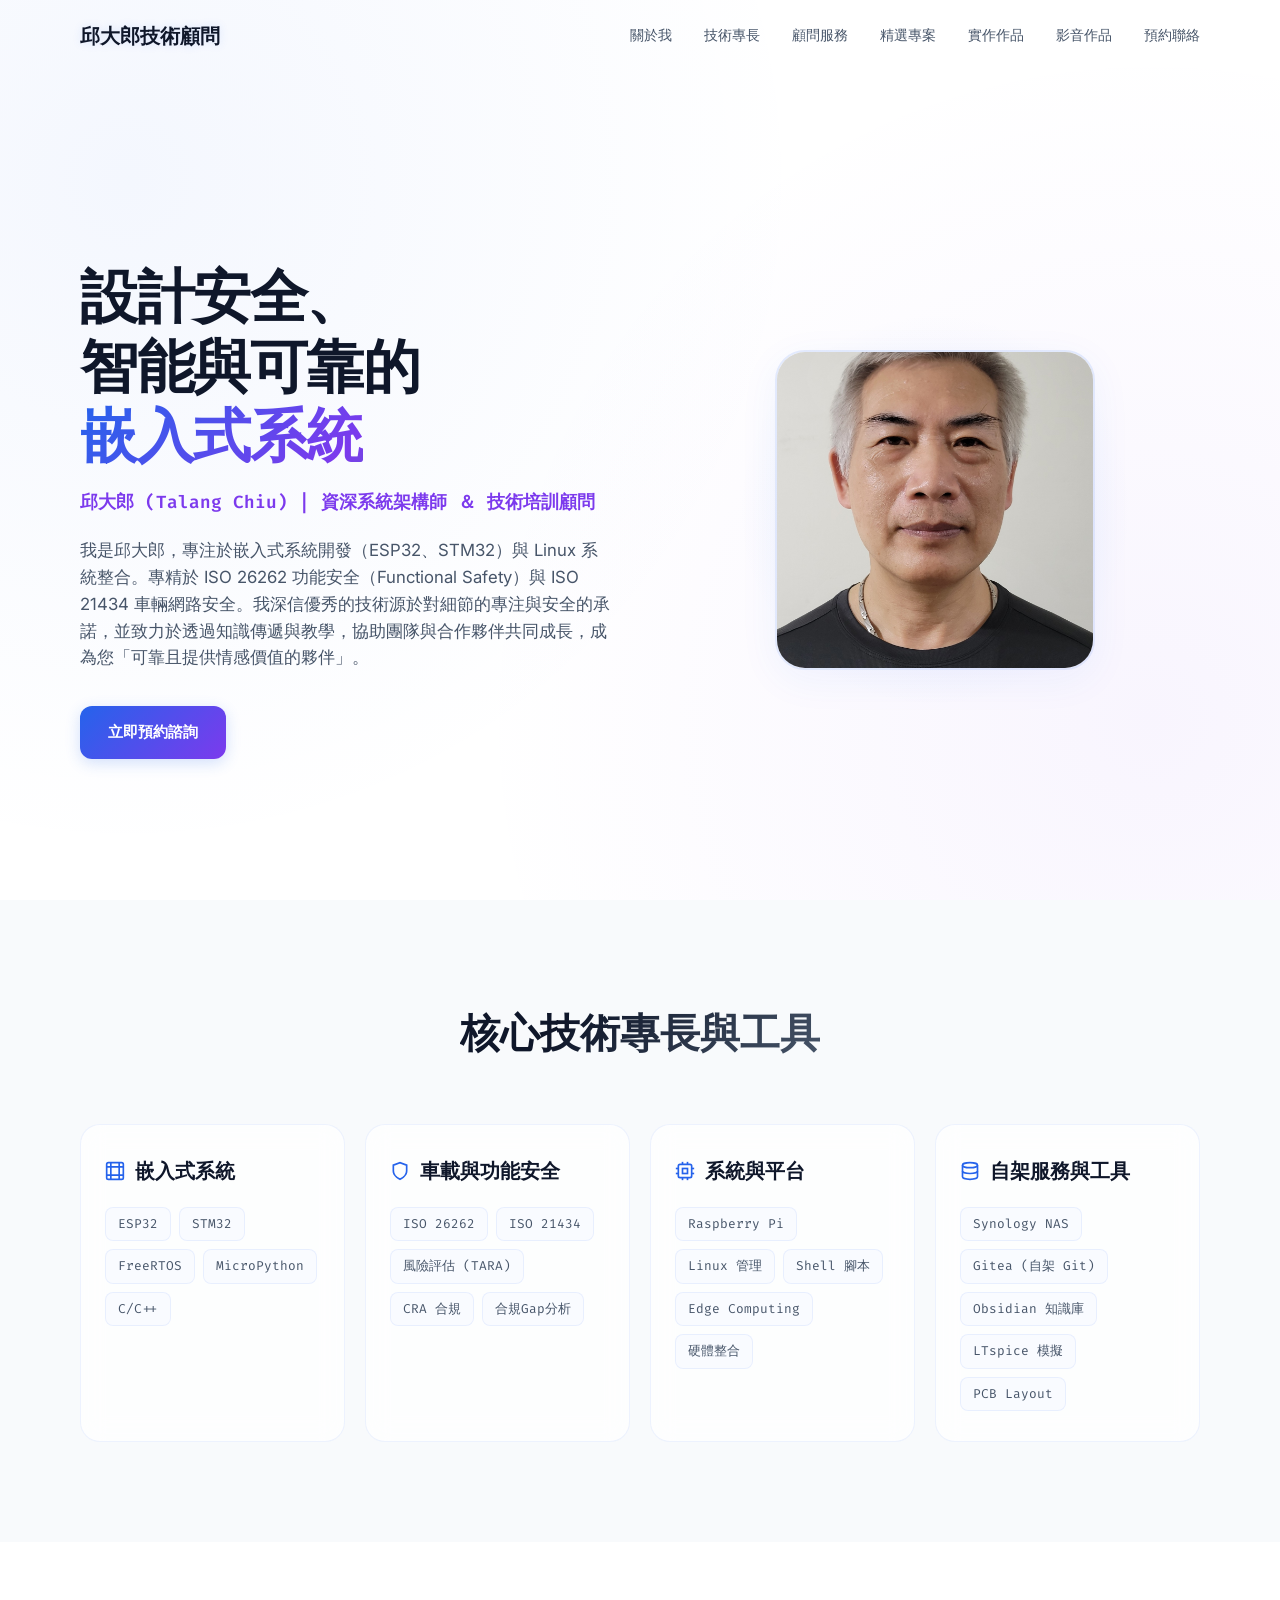
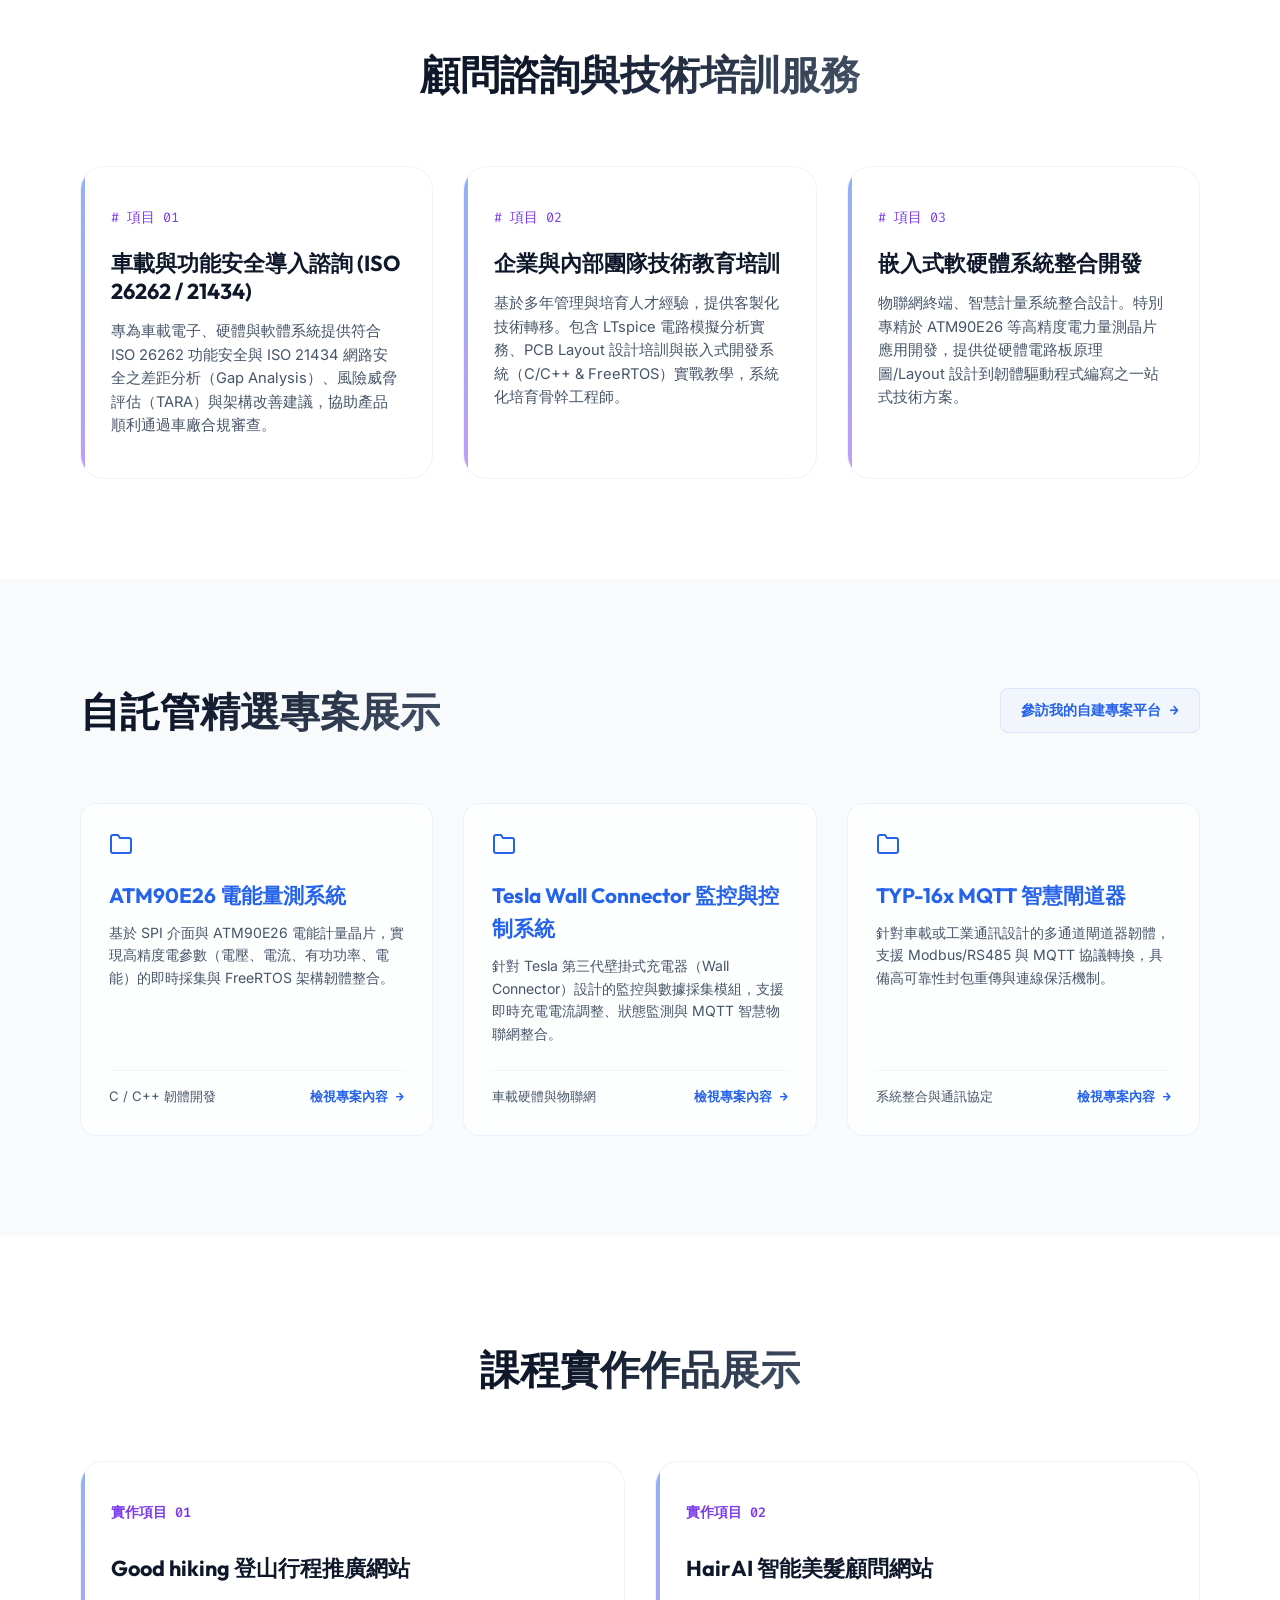
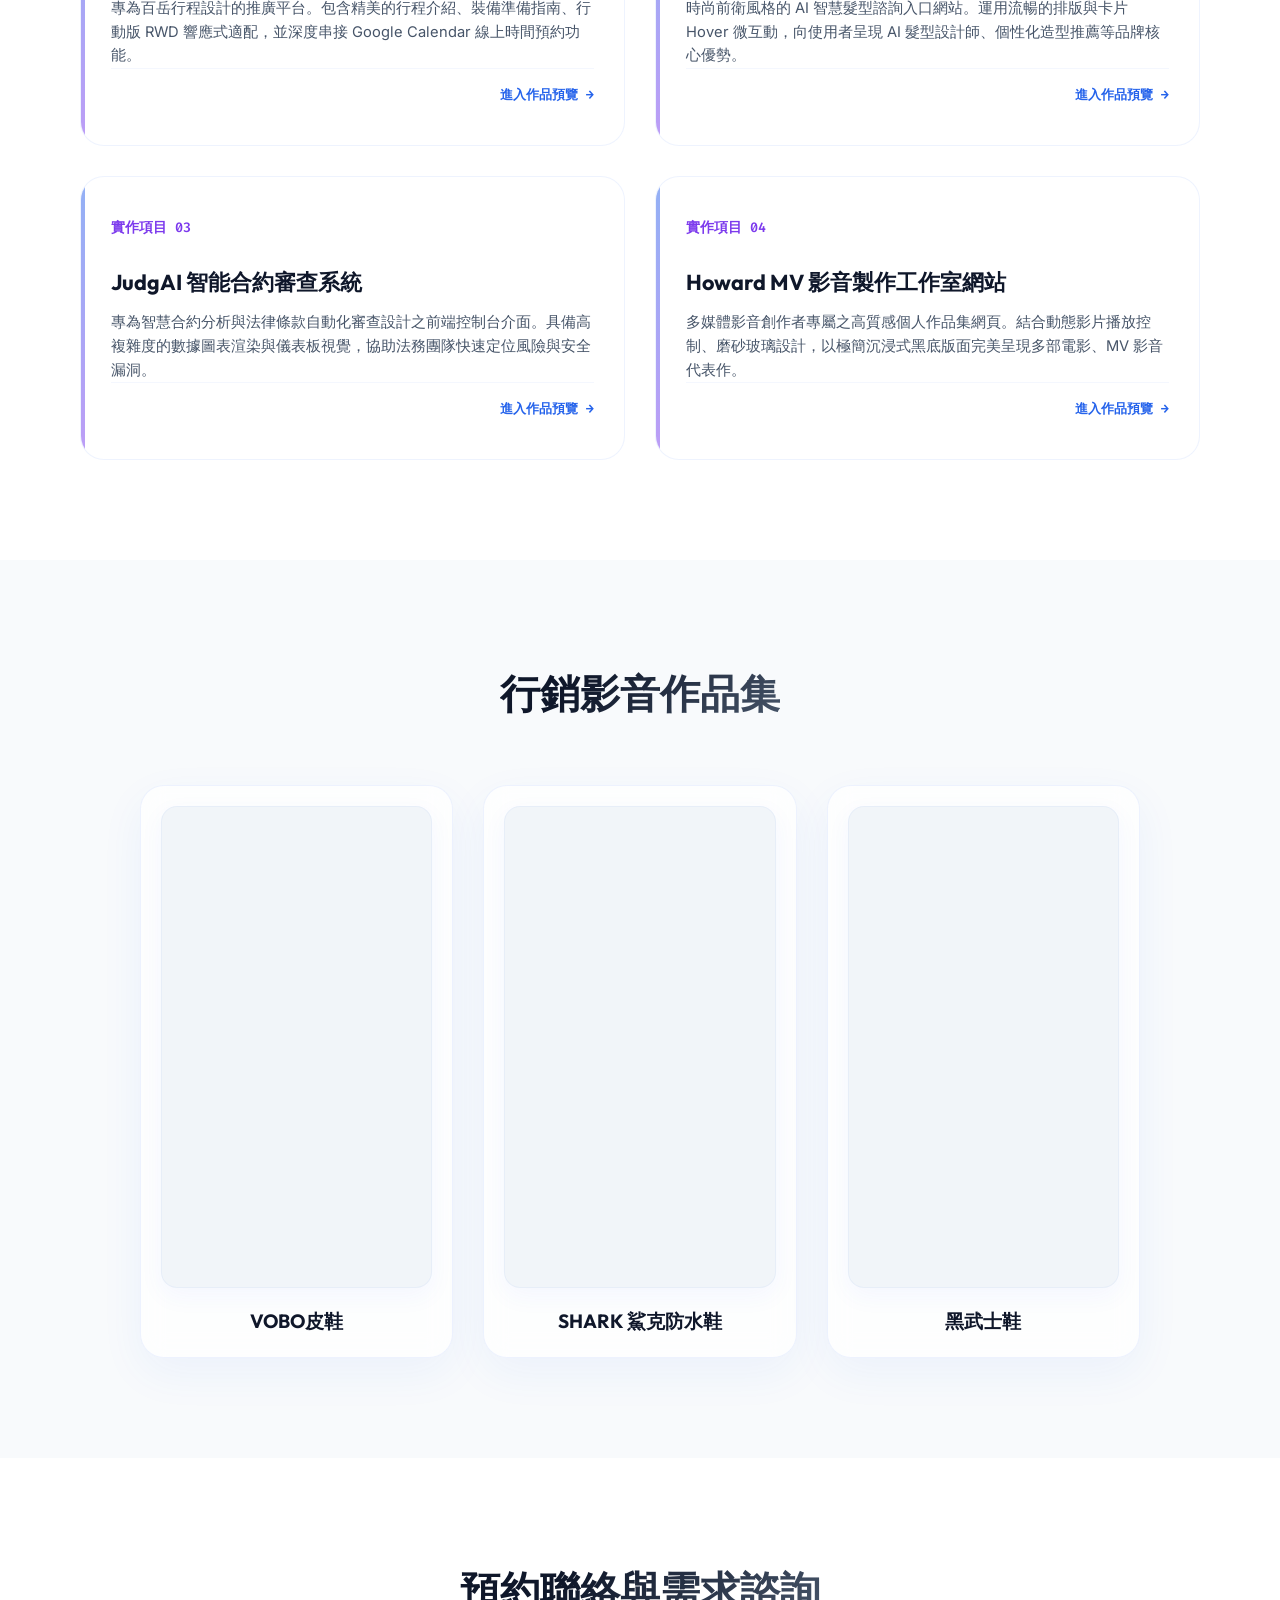
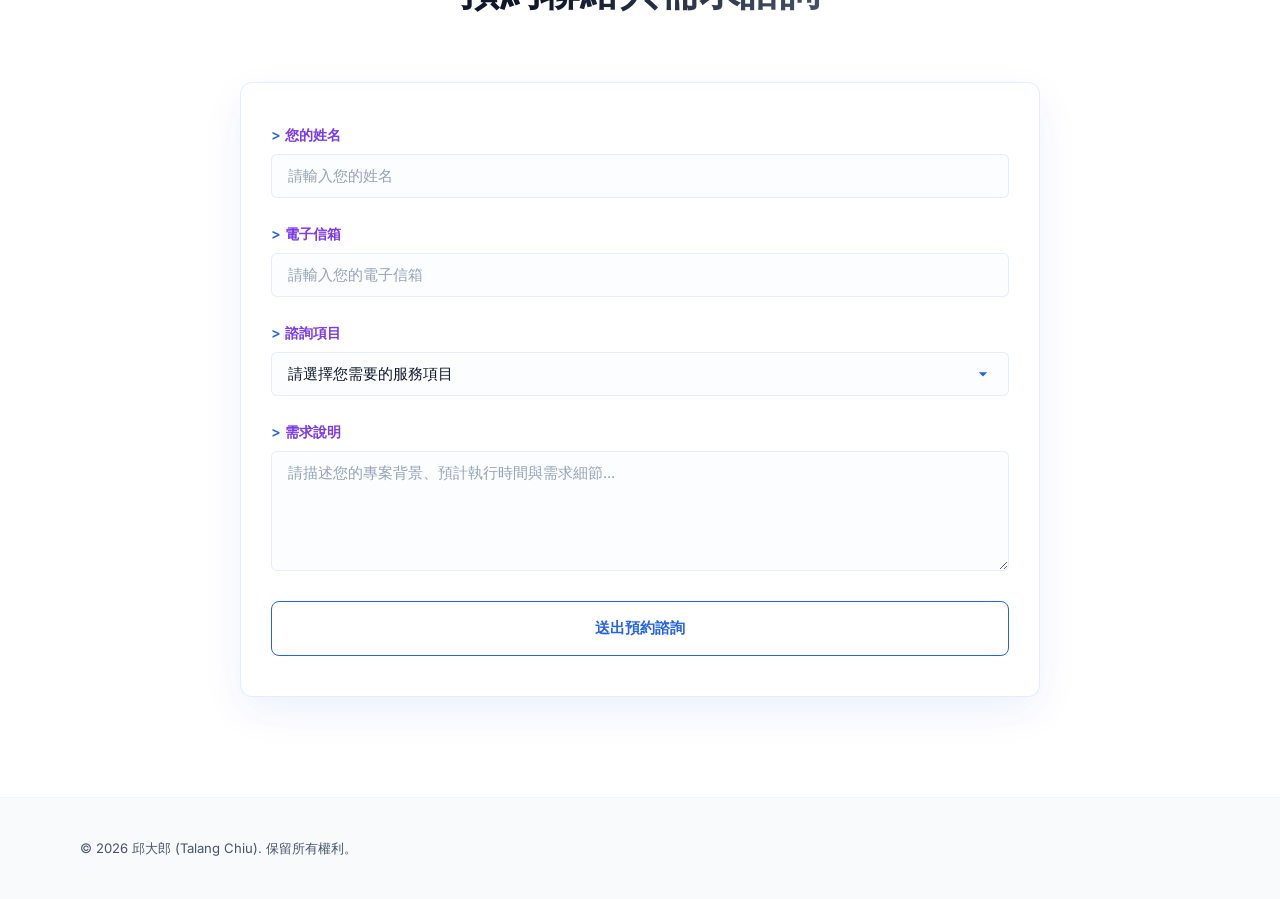
<file: portal.html>
<!DOCTYPE html>
<html lang="zh-TW">
<head>
  <meta charset="UTF-8">
  <meta name="viewport" content="width=device-width, initial-scale=1.0">
  <meta name="description" content="邱大郎 (Talang Chiu) | 資深系統架構師 - 專注於安全與可靠性的嵌入式系統專家、車載功能安全 (ISO 26262) 與網路安全 (ISO 21434) 架構師、企業培訓顧問。">
  <title>邱大郎技術顧問 | 嵌入式開發 ＆ 車載安全顧問</title>
  <link rel="stylesheet" href="portal.css">
</head>
<body>

  <!-- Navigation Header -->
  <header class="header" id="header">
    <div class="container nav-container">
      <div class="logo" id="logo" style="cursor: pointer;">
        <span>邱大郎技術顧問</span>
      </div>
      
      <nav class="nav-menu" id="nav-menu">
        <a href="#hero" class="nav-link">關於我</a>
        <a href="#skills" class="nav-link">技術專長</a>
        <a href="#services" class="nav-link">顧問服務</a>
        <a href="#gitea" class="nav-link">精選專案</a>
        <a href="#portfolio" class="nav-link">實作作品</a>
        <a href="#shorts-portfolio" class="nav-link">影音作品</a>
        <a href="#connect" class="nav-link">預約聯絡</a>
      </nav>
      
      <button class="hamburger" id="hamburger-toggle" aria-label="切換選單">
        <span class="hamburger-line"></span>
        <span class="hamburger-line"></span>
        <span class="hamburger-line"></span>
      </button>
    </div>
  </header>

  <!-- Hero & About Me Section -->
  <section class="hero" id="hero">
    <div class="container hero-grid">
      <div class="hero-about">
        <h1 class="hero-title">設計安全、<br>智能與可靠的<br><span>嵌入式系統</span></h1>
        <div class="hero-tag" style="color: var(--accent); font-size: 1.1rem; font-weight: 600;">邱大郎 (Talang Chiu) | 資深系統架構師 ＆ 技術培訓顧問</div>
        <p class="hero-desc">我是邱大郎，專注於嵌入式系統開發（ESP32、STM32）與 Linux 系統整合。專精於 ISO 26262 功能安全（Functional Safety）與 ISO 21434 車輛網路安全。我深信優秀的技術源於對細節的專注與安全的承諾，並致力於透過知識傳遞與教學，協助團隊與合作夥伴共同成長，成為您「可靠且提供情感價值的夥伴」。</p>
        
        <div class="hero-btns">
          <a href="#connect" class="btn btn-primary">立即預約諮詢</a>
        </div>
      </div>
      
      <!-- Headshot & Visual Effects -->
      <div class="hero-visual">
        <div class="avatar-wrapper">
          <img src="images/talang_photo.jpg" alt="邱大郎 Talang Chiu 形象照" class="avatar-img">
        </div>
        <div class="visual-backdrop-glow"></div>
      </div>
    </div>
  </section>

  <!-- Core Skills Section -->
  <section class="section" id="skills" style="background: var(--bg-darker);">
    <div class="container">
      <div class="section-title-wrapper">
        <h2 class="section-title">核心技術專長與工具</h2>
      </div>
      
      <div class="skills-grid">
        <!-- Category 1: 嵌入式系統 -->
        <div class="skill-category-card">
          <h3 class="skill-cat-title">
            <svg width="20" height="20" viewBox="0 0 24 24" fill="none" stroke="currentColor" stroke-width="2">
              <rect x="2" y="2" width="20" height="20" rx="2" ry="2"/><path d="M7 2v20M17 2v20M2 7h20M2 17h20"/>
            </svg>
            嵌入式系統
          </h3>
          <div class="skill-tags-list">
            <span class="skill-tag">ESP32</span>
            <span class="skill-tag">STM32</span>
            <span class="skill-tag">FreeRTOS</span>
            <span class="skill-tag">MicroPython</span>
            <span class="skill-tag">C/C++</span>
          </div>
        </div>

        <!-- Category 2: 車載與功能安全 -->
        <div class="skill-category-card">
          <h3 class="skill-cat-title">
            <svg width="20" height="20" viewBox="0 0 24 24" fill="none" stroke="currentColor" stroke-width="2">
              <path d="M12 22s8-4 8-10V5l-8-3-8 3v7c0 6 8 10 8 10z"/>
            </svg>
            車載與功能安全
          </h3>
          <div class="skill-tags-list">
            <span class="skill-tag">ISO 26262</span>
            <span class="skill-tag">ISO 21434</span>
            <span class="skill-tag">風險評估 (TARA)</span>
            <span class="skill-tag">CRA 合規</span>
            <span class="skill-tag">合規Gap分析</span>
          </div>
        </div>

        <!-- Category 3: 系統與 platform -->
        <div class="skill-category-card">
          <h3 class="skill-cat-title">
            <svg width="20" height="20" viewBox="0 0 24 24" fill="none" stroke="currentColor" stroke-width="2">
              <rect x="4" y="4" width="16" height="16" rx="2" ry="2"/><rect x="9" y="9" width="6" height="6"/><line x1="9" y1="1" x2="9" y2="4"/><line x1="15" y1="1" x2="15" y2="4"/><line x1="9" y1="20" x2="9" y2="23"/><line x1="15" y1="20" x2="15" y2="23"/><line x1="20" y1="9" x2="23" y2="9"/><line x1="20" y1="15" x2="23" y2="15"/><line x1="1" y1="9" x2="4" y2="9"/><line x1="1" y1="15" x2="4" y2="15"/>
            </svg>
            系統與平台
          </h3>
          <div class="skill-tags-list">
            <span class="skill-tag">Raspberry Pi</span>
            <span class="skill-tag">Linux 管理</span>
            <span class="skill-tag">Shell 腳本</span>
            <span class="skill-tag">Edge Computing</span>
            <span class="skill-tag">硬體整合</span>
          </div>
        </div>

        <!-- Category 4: 自架服務與工具 -->
        <div class="skill-category-card">
          <h3 class="skill-cat-title">
            <svg width="20" height="20" viewBox="0 0 24 24" fill="none" stroke="currentColor" stroke-width="2">
              <ellipse cx="12" cy="5" rx="9" ry="3"/><path d="M3 5v14c0 1.66 4 3 9 3s9-1.34 9-3V5"/><path d="M3 12c0 1.66 4 3 9 3s9-1.34 9-3"/>
            </svg>
            自架服務與工具
          </h3>
          <div class="skill-tags-list">
            <span class="skill-tag">Synology NAS</span>
            <span class="skill-tag">Gitea (自架 Git)</span>
            <span class="skill-tag">Obsidian 知識庫</span>
            <span class="skill-tag">LTspice 模擬</span>
            <span class="skill-tag">PCB Layout</span>
          </div>
        </div>
      </div>
    </div>
  </section>

  <!-- Services (諮詢與培訓服務項目) -->
  <section class="section" id="services">
    <div class="container">
      <div class="section-title-wrapper">
        <h2 class="section-title">顧問諮詢與技術培訓服務</h2>
      </div>
      
      <div class="services-grid">
        <!-- Service 1: 車載安全導入 -->
        <div class="service-card">
          <span class="service-num"># 項目 01</span>
          <h3 class="service-title">車載與功能安全導入諮詢 (ISO 26262 / 21434)</h3>
          <p class="service-desc">專為車載電子、硬體與軟體系統提供符合 ISO 26262 功能安全與 ISO 21434 網路安全之差距分析（Gap Analysis）、風險威脅評估（TARA）與架構改善建議，協助產品順利通過車廠合規審查。</p>
        </div>

        <!-- Service 2: 技術培訓課程 -->
        <div class="service-card">
          <span class="service-num"># 項目 02</span>
          <h3 class="service-title">企業與內部團隊技術教育培訓</h3>
          <p class="service-desc">基於多年管理與培育人才經驗，提供客製化技術轉移。包含 LTspice 電路模擬分析實務、PCB Layout 設計培訓與嵌入式開發系統（C/C++ & FreeRTOS）實戰教學，系統化培育骨幹工程師。</p>
        </div>

        <!-- Service 3: 軟硬體整合開發 -->
        <div class="service-card">
          <span class="service-num"># 項目 03</span>
          <h3 class="service-title">嵌入式軟硬體系統整合開發</h3>
          <p class="service-desc">物聯網終端、智慧計量系統整合設計。特別專精於 ATM90E26 等高精度電力量測晶片應用開發，提供從硬體電路板原理圖/Layout 設計到韌體驅動程式編寫之一站式技術方案。</p>
        </div>
      </div>
    </div>
  </section>

  <!-- Gitea Projects Showcase (自託管精選專案展示) -->
  <section class="section gitea-section" id="gitea">
    <div class="container">
      <div class="gitea-header-wrapper" style="display: flex; justify-content: space-between; align-items: center; margin-bottom: 60px;">
        <div class="section-title-wrapper" style="text-align: left; margin-bottom: 0;">
          <h2 class="section-title">自託管精選專案展示</h2>
        </div>
        <a href="https://gitea.talang.org/Talang" target="_blank" rel="noopener" class="btn btn-secondary gitea-btn-top">
          參訪我的自建專案平台 &rarr;
        </a>
      </div>
      
      <div class="gitea-grid">
        <!-- Project 1 -->
        <article class="gitea-card">
          <div class="gitea-repo-icon" style="color: var(--primary); margin-bottom: 15px;">
            <svg width="24" height="24" viewBox="0 0 24 24" fill="none" stroke="currentColor" stroke-width="2">
              <path d="M22 19a2 2 0 0 1-2 2H4a2 2 0 0 1-2-2V5a2 2 0 0 1 2-2h5l2 3h9a2 2 0 0 1 2 2z"/>
            </svg>
          </div>
          <h3 class="gitea-proj-name" style="font-family: var(--font-title); font-size: 1.3rem; font-weight: 700; margin-bottom: 10px; color: var(--primary);">ATM90E26 電能量測系統</h3>
          <p class="gitea-proj-desc">基於 SPI 介面與 ATM90E26 電能計量晶片，實現高精度電參數（電壓、電流、有功功率、電能）的即時採集與 FreeRTOS 架構韌體整合。</p>
          <div class="gitea-proj-footer" style="display: flex; justify-content: space-between; align-items: center; padding-top: 15px; border-top: 1px solid rgba(37, 99, 235, 0.06); margin-top: auto;">
            <span class="gitea-lang" style="font-size: 0.82rem; color: var(--text-muted);">C / C++ 韌體開發</span>
            <a href="https://gitea.talang.org/Talang/ATM90E26_Energy_Meter.git" target="_blank" rel="noopener" class="gitea-link-btn" style="color: var(--primary); font-weight: 600;">
              檢視專案內容 &rarr;
            </a>
          </div>
        </article>

        <!-- Project 2 -->
        <article class="gitea-card">
          <div class="gitea-repo-icon" style="color: var(--primary); margin-bottom: 15px;">
            <svg width="24" height="24" viewBox="0 0 24 24" fill="none" stroke="currentColor" stroke-width="2">
              <path d="M22 19a2 2 0 0 1-2 2H4a2 2 0 0 1-2-2V5a2 2 0 0 1 2-2h5l2 3h9a2 2 0 0 1 2 2z"/>
            </svg>
          </div>
          <h3 class="gitea-proj-name" style="font-family: var(--font-title); font-size: 1.3rem; font-weight: 700; margin-bottom: 10px; color: var(--primary);">Tesla Wall Connector 監控與控制系統</h3>
          <p class="gitea-proj-desc">針對 Tesla 第三代壁掛式充電器（Wall Connector）設計的監控與數據採集模組，支援即時充電電流調整、狀態監測與 MQTT 智慧物聯網整合。</p>
          <div class="gitea-proj-footer" style="display: flex; justify-content: space-between; align-items: center; padding-top: 15px; border-top: 1px solid rgba(37, 99, 235, 0.06); margin-top: auto;">
            <span class="gitea-lang" style="font-size: 0.82rem; color: var(--text-muted);">車載硬體與物聯網</span>
            <a href="https://gitea.talang.org/Talang/TeslaWallConnector.git" target="_blank" rel="noopener" class="gitea-link-btn" style="color: var(--primary); font-weight: 600;">
              檢視專案內容 &rarr;
            </a>
          </div>
        </article>

        <!-- Project 3 -->
        <article class="gitea-card">
          <div class="gitea-repo-icon" style="color: var(--primary); margin-bottom: 15px;">
            <svg width="24" height="24" viewBox="0 0 24 24" fill="none" stroke="currentColor" stroke-width="2">
              <path d="M22 19a2 2 0 0 1-2 2H4a2 2 0 0 1-2-2V5a2 2 0 0 1 2-2h5l2 3h9a2 2 0 0 1 2 2z"/>
            </svg>
          </div>
          <h3 class="gitea-proj-name" style="font-family: var(--font-title); font-size: 1.3rem; font-weight: 700; margin-bottom: 10px; color: var(--primary);">TYP-16x MQTT 智慧閘道器</h3>
          <p class="gitea-proj-desc">針對車載或工業通訊設計的多通道閘道器韌體，支援 Modbus/RS485 與 MQTT 協議轉換，具備高可靠性封包重傳與連線保活機制。</p>
          <div class="gitea-proj-footer" style="display: flex; justify-content: space-between; align-items: center; padding-top: 15px; border-top: 1px solid rgba(37, 99, 235, 0.06); margin-top: auto;">
            <span class="gitea-lang" style="font-size: 0.82rem; color: var(--text-muted);">系統整合與通訊協定</span>
            <a href="https://gitea.talang.org/Talang/TYP-16xMqttGateway.git" target="_blank" rel="noopener" class="gitea-link-btn" style="color: var(--primary); font-weight: 600;">
              檢視專案內容 &rarr;
            </a>
          </div>
        </article>
      </div>
    </div>
  </section>

  <!-- Web Portfolio Section (課程實作作品) -->
  <section class="section" id="portfolio" style="border-top: 1px solid rgba(255, 255, 255, 0.02);">
    <div class="container">
      <div class="section-title-wrapper">
        <h2 class="section-title">課程實作作品展示</h2>
      </div>
      
      <div class="services-grid" style="grid-template-columns: repeat(2, 1fr);">
        <!-- Project 1: Good hiking -->
        <div class="service-card" style="display: flex; flex-direction: column; height: 100%;">
          <span class="service-num" style="color: var(--accent); font-weight: 600;">實作項目 01</span>
          <h3 class="service-title" style="margin-top: 10px;">Good hiking 登山行程推廣網站</h3>
          <p class="service-desc" style="flex-grow: 1;">專為百岳行程設計的推廣平台。包含精美的行程介紹、裝備準備指南、行動版 RWD 響應式適配，並深度串接 Google Calendar 線上時間預約功能。</p>
          <div style="margin-top: 25px; display: flex; justify-content: flex-end; border-top: 1px solid rgba(37, 99, 235, 0.05); padding-top: 15px; margin-top: auto;">
            <a href="hiking.html" class="gitea-link-btn" style="color: var(--primary); font-weight: 600;">
              進入作品預覽 &rarr;
            </a>
          </div>
        </div>

        <!-- Project 2: HairAI -->
        <div class="service-card" style="display: flex; flex-direction: column; height: 100%;">
          <span class="service-num" style="color: var(--accent); font-weight: 600;">實作項目 02</span>
          <h3 class="service-title" style="margin-top: 10px;">HairAI 智能美髮顧問網站</h3>
          <p class="service-desc" style="flex-grow: 1;">時尚前衛風格的 AI 智慧髮型諮詢入口網站。運用流暢的排版與卡片 Hover 微互動，向使用者呈現 AI 髮型設計師、個性化造型推薦等品牌核心優勢。</p>
          <div style="margin-top: 25px; display: flex; justify-content: flex-end; border-top: 1px solid rgba(37, 99, 235, 0.05); padding-top: 15px; margin-top: auto;">
            <a href="hairai.html" class="gitea-link-btn" style="color: var(--primary); font-weight: 600;">
              進入作品預覽 &rarr;
            </a>
          </div>
        </div>

        <!-- Project 3: JudgAI -->
        <div class="service-card" style="display: flex; flex-direction: column; height: 100%;">
          <span class="service-num" style="color: var(--accent); font-weight: 600;">實作項目 03</span>
          <h3 class="service-title" style="margin-top: 10px;">JudgAI 智能合約審查系統</h3>
          <p class="service-desc" style="flex-grow: 1;">專為智慧合約分析與法律條款自動化審查設計之前端控制台介面。具備高複雜度的數據圖表渲染與儀表板視覺，協助法務團隊快速定位風險與安全漏洞。</p>
          <div style="margin-top: 25px; display: flex; justify-content: flex-end; border-top: 1px solid rgba(37, 99, 235, 0.05); padding-top: 15px; margin-top: auto;">
            <a href="judgai_full.html" class="gitea-link-btn" style="color: var(--primary); font-weight: 600;">
              進入作品預覽 &rarr;
            </a>
          </div>
        </div>

        <!-- Project 4: Howard MV -->
        <div class="service-card" style="display: flex; flex-direction: column; height: 100%;">
          <span class="service-num" style="color: var(--accent); font-weight: 600;">實作項目 04</span>
          <h3 class="service-title" style="margin-top: 10px;">Howard MV 影音製作工作室網站</h3>
          <p class="service-desc" style="flex-grow: 1;">多媒體影音創作者專屬之高質感個人作品集網頁。結合動態影片播放控制、磨砂玻璃設計，以極簡沉浸式黑底版面完美呈現多部電影、MV 影音代表作。</p>
          <div style="margin-top: 25px; display: flex; justify-content: flex-end; border-top: 1px solid rgba(37, 99, 235, 0.05); padding-top: 15px; margin-top: auto;">
            <a href="howard_mv.html" class="gitea-link-btn" style="color: var(--primary); font-weight: 600;">
              進入作品預覽 &rarr;
            </a>
          </div>
        </div>
      </div>
    </div>
  </section>

  <!-- YouTube Shorts Section (Shorts 影音展示區) -->
  <section class="section" id="shorts-portfolio" style="border-top: 1px solid rgba(255, 255, 255, 0.02); background: var(--bg-darker);">
    <div class="container">
      <div class="section-title-wrapper">
        <h2 class="section-title">行銷影音作品集</h2>
      </div>
      
      <div class="shorts-grid">
        <!-- Shorts 1: VOBO皮鞋 -->
        <div class="shorts-card">
          <div class="shorts-video-wrapper">
            <iframe 
              src="https://www.youtube.com/embed/h7hM5BlOcMY?autoplay=1&mute=1&loop=1&playlist=h7hM5BlOcMY&controls=0&rel=0&disablekb=1&modestbranding=1&iv_load_policy=3" 
              allow="autoplay; encrypted-media" 
              allowfullscreen>
            </iframe>
            <!-- 覆蓋層以阻斷點擊，確保「純畫面展示」 -->
            <div class="shorts-overlay"></div>
          </div>
          <h3 class="shorts-card-title">VOBO皮鞋</h3>
        </div>

        <!-- Shorts 2: SHARK 鯊克防水鞋 -->
        <div class="shorts-card">
          <div class="shorts-video-wrapper">
            <iframe 
              src="https://www.youtube.com/embed/bcFnNsTVntk?autoplay=1&mute=1&loop=1&playlist=bcFnNsTVntk&controls=0&rel=0&disablekb=1&modestbranding=1&iv_load_policy=3" 
              allow="autoplay; encrypted-media" 
              allowfullscreen>
            </iframe>
            <div class="shorts-overlay"></div>
          </div>
          <h3 class="shorts-card-title">SHARK 鯊克防水鞋</h3>
        </div>

        <!-- Shorts 3: 黑武士鞋 -->
        <div class="shorts-card">
          <div class="shorts-video-wrapper">
            <iframe 
              src="https://www.youtube.com/embed/n9VTjZdNvEQ?autoplay=1&mute=1&loop=1&playlist=n9VTjZdNvEQ&controls=0&rel=0&disablekb=1&modestbranding=1&iv_load_policy=3" 
              allow="autoplay; encrypted-media" 
              allowfullscreen>
            </iframe>
            <div class="shorts-overlay"></div>
          </div>
          <h3 class="shorts-card-title">黑武士鞋</h3>
        </div>
      </div>
    </div>
  </section>

  <!-- Contact Form Section (預約聯絡) -->
  <section class="section" id="connect">
    <div class="container">
      <div class="section-title-wrapper">
        <h2 class="section-title">預約聯絡與需求諮詢</h2>
      </div>
      
      <!-- Contact Card Container -->
      <div class="terminal-window" style="font-family: var(--font-body);">
        <div class="terminal-body" style="color: var(--text-light); padding: 40px 30px;">
          <!-- 串接 Google 表單，設定 target 指向隱藏 iframe -->
          <form id="google-contact-form" action="https://docs.google.com/forms/d/e/1FAIpQLSfHSyenB9Ii3HPPnRA51oGft0dQ5i4GhwhyzkKSLrTXz38X5Q/formResponse" method="POST" target="hidden-iframe" class="terminal-form">
            <!-- Name Input -->
            <div class="terminal-input-wrapper">
              <label for="name" class="terminal-input-label" style="font-family: var(--font-body); font-weight: 600; color: var(--accent);">您的姓名</label>
              <input type="text" id="name" name="entry.588998168" class="terminal-field" placeholder="請輸入您的姓名" required autocomplete="off" style="font-family: var(--font-body);">
            </div>
            
            <!-- Email Input -->
            <div class="terminal-input-wrapper">
              <label for="email" class="terminal-input-label" style="font-family: var(--font-body); font-weight: 600; color: var(--accent);">電子信箱</label>
              <input type="email" id="email" name="entry.476214014" class="terminal-field" placeholder="請輸入您的電子信箱" required autocomplete="off" style="font-family: var(--font-body);">
            </div>
            
            <!-- Service Select -->
            <div class="terminal-input-wrapper">
              <label for="service-type" class="terminal-input-label" style="font-family: var(--font-body); font-weight: 600; color: var(--accent);">諮詢項目</label>
              <select id="service-type" name="entry.1610329698" class="terminal-field" required style="font-family: var(--font-body);">
                <option value="" disabled selected>請選擇您需要的服務項目</option>
                <option value="車載與功能安全諮詢 (ISO 26262/21434)">車載與功能安全諮詢 (ISO 26262/21434)</option>
                <option value="企業/內部技術培訓課程 (LTspice/PCB/嵌入式)">企業/內部技術培訓課程 (LTspice/PCB/嵌入式)</option>
                <option value="嵌入式軟硬體整合客製化開發">嵌入式軟硬體整合客製化開發</option>
              </select>
            </div>
            
            <!-- Description Textarea -->
            <div class="terminal-input-wrapper">
              <label for="project-desc" class="terminal-input-label" style="font-family: var(--font-body); font-weight: 600; color: var(--accent);">需求說明</label>
              <textarea id="project-desc" name="entry.1646642689" class="terminal-field" placeholder="請描述您的專案背景、預計執行時間與需求細節..." required autocomplete="off" style="font-family: var(--font-body); min-height: 120px;"></textarea>
            </div>
            
            <!-- Submit Button -->
            <div class="terminal-submit-container">
              <button type="button" class="terminal-submit-btn" id="execute-submit-btn" style="font-family: var(--font-body); font-weight: 700; border-color: var(--primary); color: var(--primary);">
                送出預約諮詢
              </button>
            </div>
          </form>
          
          <!-- 隱藏的 iframe 用於背景接收 Google 表單的提交回應，防止跳轉白底官方頁面 -->
          <iframe name="hidden-iframe" id="hidden-iframe" style="display:none;"></iframe>
        </div>
      </div>
    </div>
  </section>

  <!-- Footer -->
  <footer class="footer">
    <div class="container footer-container">
      <p class="footer-copyright" style="font-family: var(--font-body); color: var(--text-muted);">&copy; 2026 邱大郎 (Talang Chiu). 保留所有權利。</p>
    </div>
  </footer>

  <!-- 自訂提示視窗 Modal (符合亮白科技風的玻璃擬態設計) -->
  <div class="custom-modal" id="success-modal">
    <div class="custom-modal-content">
      <div class="modal-icon">
        <svg width="32" height="32" viewBox="0 0 24 24" fill="none" stroke="currentColor" stroke-width="3" stroke-linecap="round" stroke-linejoin="round">
          <polyline points="20 6 9 17 4 12"></polyline>
        </svg>
      </div>
      <h3 class="modal-title">預約諮詢已送出</h3>
      <p class="modal-text">需求已送出，我們將盡快與您聯絡！</p>
      <button class="modal-btn" id="modal-close-btn">確定</button>
    </div>
  </div>

  <script src="portal.js"></script>
</body>
</html>
</file>
<file: portal.css>
/* 
 * Talang Chiu - Personal Brand Portal Stylesheet
 * Author: Antigravity AI
 * Theme: Elegant White Tech & Premium SaaS (優雅白色科技風)
 * Date: 2026-05-26
 */

/* Import Google Fonts */
@import url('https://fonts.googleapis.com/css2?family=Fira+Code:wght@400;500;600&family=Outfit:wght@400;600;700;800&family=Inter:wght@300;400;500;600&display=swap');

/* CSS Variables */
:root {
  --primary: #2563eb; /* Tech Blue */
  --primary-rgb: 37, 99, 235;
  --accent: #7c3aed; /* Premium Purple */
  --accent-rgb: 124, 58, 237;
  --mint: #10b981; /* Mint Green */
  --mint-rgb: 16, 185, 129;
  
  --bg-dark: #ffffff; /* Elegant White Background */
  --bg-darker: #f8fafc; /* Matte Grey Background */
  --bg-card: rgba(255, 255, 255, 0.75); /* White Glassmorphism Card */
  --text-light: #0f172a; /* Slate 900 (Main text) */
  --text-muted: #475569; /* Slate 600 (Muted text) */
  --terminal-bg: rgba(255, 255, 255, 0.85); /* Light Terminal Background */
  --terminal-border: rgba(37, 99, 235, 0.12);
  
  --font-title: 'Outfit', 'Inter', sans-serif;
  --font-body: 'Inter', sans-serif;
  --font-mono: 'Fira Code', 'Courier New', monospace;
  
  --glass-bg: rgba(255, 255, 255, 0.7);
  --glass-border: rgba(37, 99, 235, 0.08);
  --glass-shadow: 0 15px 45px rgba(37, 99, 235, 0.06);
  
  --transition-normal: 0.4s cubic-bezier(0.25, 0.8, 0.25, 1);
  --transition-fast: 0.2s ease;
  --transition-slow: 0.8s cubic-bezier(0.25, 1, 0.5, 1);
}

/* Reset and Global Styles */
*, *::before, *::after {
  box-sizing: border-box;
  margin: 0;
  padding: 0;
}

a {
  text-decoration: none;
  color: inherit;
}

a:focus, button:focus, input:focus, select:focus, textarea:focus {
  outline: none;
}

html {
  scroll-behavior: smooth;
  font-size: 16px;
  background-color: var(--bg-dark);
  color: var(--text-light);
  font-family: var(--font-body);
}

body {
  overflow-x: hidden;
  line-height: 1.6;
  background-image: 
    radial-gradient(circle at 10% 20%, rgba(37, 99, 235, 0.05) 0%, transparent 50%),
    radial-gradient(circle at 90% 80%, rgba(124, 58, 237, 0.05) 0%, transparent 50%);
  background-attachment: fixed;
}

body.no-scroll {
  overflow: hidden;
}

/* Custom Scrollbar */
::-webkit-scrollbar {
  width: 8px;
}
::-webkit-scrollbar-track {
  background: var(--bg-darker);
}
::-webkit-scrollbar-thumb {
  background: rgba(37, 99, 235, 0.15);
  border-radius: 4px;
}
::-webkit-scrollbar-thumb:hover {
  background: var(--primary);
  box-shadow: 0 0 10px rgba(37, 99, 235, 0.3);
}

/* UI Helper Classes */
.container {
  width: 90%;
  max-width: 1200px;
  margin: 0 auto;
  padding: 0 1rem;
}

.section {
  padding: 100px 0;
  position: relative;
}

.section-title-wrapper {
  text-align: center;
  margin-bottom: 60px;
}

.section-subtitle {
  color: var(--accent);
  font-family: var(--font-mono);
  font-weight: 600;
  font-size: 0.95rem;
  letter-spacing: 2px;
  margin-bottom: 10px;
  display: block;
}

.section-title {
  font-family: var(--font-title);
  font-size: 2.5rem;
  font-weight: 800;
  background: linear-gradient(135deg, #0f172a 30%, #475569 100%);
  -webkit-background-clip: text;
  -webkit-text-fill-color: transparent;
  display: inline-block;
}

/* Buttons */
.btn {
  display: inline-flex;
  align-items: center;
  justify-content: center;
  padding: 14px 28px;
  font-family: var(--font-title);
  font-weight: 600;
  font-size: 0.95rem;
  border-radius: 12px;
  cursor: pointer;
  transition: var(--transition-normal);
  border: none;
}

.btn-primary {
  background: linear-gradient(135deg, var(--primary) 0%, var(--accent) 100%);
  color: #ffffff;
  box-shadow: 0 4px 15px rgba(37, 99, 235, 0.2);
  font-weight: 700;
}

.btn-primary:hover {
  transform: translateY(-2px);
  box-shadow: 0 8px 25px rgba(37, 99, 235, 0.35);
  background: linear-gradient(135deg, #1d4ed8 0%, #6d28d9 100%);
}

.btn-secondary {
  background: rgba(37, 99, 235, 0.03);
  color: var(--primary);
  border: 1px solid rgba(37, 99, 235, 0.1);
  backdrop-filter: blur(10px);
  -webkit-backdrop-filter: blur(10px);
}

.btn-secondary:hover {
  background: rgba(37, 99, 235, 0.08);
  border-color: rgba(37, 99, 235, 0.2);
  transform: translateY(-2px);
}

/* Navigation Header */
.header {
  position: fixed;
  top: 0;
  left: 0;
  width: 100%;
  z-index: 1000;
  padding: 20px 0;
  transition: var(--transition-normal);
}

.header.scrolled {
  padding: 12px 0;
  background: rgba(255, 255, 255, 0.85);
  backdrop-filter: blur(15px);
  -webkit-backdrop-filter: blur(15px);
  border-bottom: 1px solid var(--glass-border);
  box-shadow: 0 4px 30px rgba(37, 99, 235, 0.04);
}

.nav-container {
  display: flex;
  justify-content: space-between;
  align-items: center;
}

.logo {
  display: flex;
  align-items: center;
  gap: 8px;
  font-family: var(--font-mono);
  font-weight: 700;
  font-size: 1.25rem;
  color: var(--primary);
  text-shadow: 0 0 10px rgba(37, 99, 235, 0.15);
}

.logo span {
  color: var(--text-light);
}

.nav-menu {
  display: flex;
  align-items: center;
  gap: 32px;
}

.nav-link {
  font-family: var(--font-mono);
  font-size: 0.9rem;
  color: var(--text-muted);
  transition: var(--transition-fast);
}

.nav-link:hover {
  color: var(--primary);
  text-shadow: 0 0 8px rgba(37, 99, 235, 0.2);
}

.hamburger {
  display: none;
  cursor: pointer;
  background: none;
  border: none;
  z-index: 1001;
}

.hamburger-line {
  display: block;
  width: 22px;
  height: 2px;
  margin: 5px auto;
  background-color: #0f172a;
  transition: var(--transition-normal);
}

/* Hero Section */
.hero {
  min-height: 100vh;
  display: flex;
  align-items: center;
  padding-top: 120px;
  position: relative;
  overflow: hidden;
}

.hero-grid {
  display: grid;
  grid-template-columns: 1fr 1fr;
  gap: 60px;
  align-items: center;
  position: relative;
  z-index: 2;
}

.hero-about {
  display: flex;
  flex-direction: column;
  gap: 20px;
}

.hero-tag {
  font-family: var(--font-mono);
  color: var(--accent);
  font-size: 0.95rem;
}

.hero-title {
  font-family: var(--font-title);
  font-size: 3.6rem;
  font-weight: 800;
  line-height: 1.2;
  letter-spacing: -1.5px;
  color: #0f172a;
}

.hero-title span {
  background: linear-gradient(135deg, var(--primary) 0%, var(--accent) 50%, var(--mint) 100%);
  background-size: 200% auto;
  -webkit-background-clip: text;
  -webkit-text-fill-color: transparent;
  animation: flowShimmer 6s linear infinite;
  display: inline-block;
}

@keyframes flowShimmer {
  0% { background-position: 0% center; }
  50% { background-position: 100% center; }
  100% { background-position: 0% center; }
}

.hero-desc {
  font-size: 1.05rem;
  color: var(--text-muted);
}

.hero-meta-info {
  display: flex;
  flex-direction: column;
  gap: 12px;
  background: rgba(255, 255, 255, 0.6);
  border: 1px solid rgba(37, 99, 235, 0.08);
  padding: 20px;
  border-radius: 16px;
  font-family: var(--font-mono);
  font-size: 0.9rem;
  box-shadow: 0 10px 30px rgba(37, 99, 235, 0.03);
  backdrop-filter: blur(10px);
}

.meta-row {
  display: flex;
  gap: 10px;
}

.meta-code {
  display: block;
  white-space: nowrap;
  overflow-x: auto;
  line-height: 1.5;
}

.meta-label {
  color: var(--accent);
}

.meta-val {
  color: #0f172a;
}

.hero-btns {
  display: flex;
  gap: 15px;
  margin-top: 15px;
}

/* Profile Picture Side */
.hero-visual {
  position: relative;
  display: flex;
  justify-content: center;
}

.avatar-wrapper {
  position: relative;
  width: 320px;
  height: 320px;
  border-radius: 30px;
  overflow: hidden;
  border: 2px solid rgba(37, 99, 235, 0.12);
  box-shadow: 0 10px 40px rgba(37, 99, 235, 0.06);
  z-index: 2;
  transition: var(--transition-normal);
}

.avatar-wrapper:hover {
  border-color: var(--primary);
  box-shadow: 0 15px 50px rgba(37, 99, 235, 0.2);
  transform: translateY(-5px) rotate(1deg);
}

.avatar-img {
  width: 100%;
  height: 100%;
  object-fit: cover;
  transition: var(--transition-slow);
}

.avatar-wrapper:hover .avatar-img {
  transform: scale(1.05);
}

.visual-backdrop-glow {
  position: absolute;
  top: 50%;
  left: 50%;
  width: 400px;
  height: 400px;
  background: radial-gradient(circle, rgba(37, 99, 235, 0.08) 0%, transparent 70%);
  transform: translate(-50%, -50%);
  z-index: 1;
  pointer-events: none;
}

/* Core Skills Section */
.skills-grid {
  display: grid;
  grid-template-columns: repeat(4, 1fr);
  gap: 20px;
}

.skill-category-card {
  background: var(--bg-card);
  border: 1px solid var(--glass-border);
  padding: 30px 24px;
  border-radius: 20px;
  transition: var(--transition-normal);
  backdrop-filter: blur(12px);
  -webkit-backdrop-filter: blur(12px);
}

.skill-category-card:hover {
  border-color: rgba(37, 99, 235, 0.25);
  transform: translateY(-5px);
  box-shadow: var(--glass-shadow);
}

.skill-cat-title {
  font-family: var(--font-title);
  font-size: 1.25rem;
  font-weight: 700;
  margin-bottom: 20px;
  color: var(--text-light);
  display: flex;
  align-items: center;
  gap: 10px;
}

.skill-cat-title svg {
  color: var(--primary);
  flex-shrink: 0;
}

.skill-tags-list {
  display: flex;
  flex-wrap: wrap;
  gap: 8px;
}

.skill-tag {
  font-family: var(--font-mono);
  font-size: 0.8rem;
  padding: 6px 12px;
  background: rgba(37, 99, 235, 0.02);
  border: 1px solid rgba(37, 99, 235, 0.08);
  border-radius: 8px;
  color: var(--text-muted);
  transition: var(--transition-fast);
}

.skill-category-card:hover .skill-tag {
  color: var(--text-muted);
  border-color: rgba(37, 99, 235, 0.12);
}

.skill-tag:hover {
  color: #ffffff !important;
  background: linear-gradient(135deg, var(--primary) 0%, var(--accent) 100%);
  border-color: transparent;
  box-shadow: 0 4px 10px rgba(37, 99, 235, 0.25);
  transform: scale(1.05);
}

/* Services (諮詢與培訓項目) */
.services-grid {
  display: grid;
  grid-template-columns: repeat(3, 1fr);
  gap: 30px;
}

.service-card {
  background: var(--bg-card);
  border: 1px solid var(--glass-border);
  padding: 40px 30px;
  border-radius: 24px;
  transition: var(--transition-normal);
  position: relative;
  overflow: hidden;
  backdrop-filter: blur(12px);
  -webkit-backdrop-filter: blur(12px);
}

.service-card:hover {
  transform: translateY(-8px);
  border-color: rgba(124, 58, 237, 0.2);
  box-shadow: 0 15px 40px rgba(37, 99, 235, 0.06);
}

.service-card::before {
  content: '';
  position: absolute;
  top: 0;
  left: 0;
  width: 4px;
  height: 100%;
  background: linear-gradient(to bottom, var(--primary), var(--accent));
  opacity: 0.5;
  transition: var(--transition-normal);
}

.service-card:hover::before {
  opacity: 1;
  box-shadow: 0 0 15px rgba(37, 99, 235, 0.3);
}

.service-num {
  font-family: var(--font-mono);
  font-size: 0.85rem;
  color: var(--accent);
  margin-bottom: 20px;
  display: block;
}

.service-title {
  font-family: var(--font-title);
  font-size: 1.35rem;
  font-weight: 700;
  line-height: 1.3;
  margin-bottom: 15px;
  color: var(--text-light);
}

.service-desc {
  font-size: 0.92rem;
  color: var(--text-muted);
  line-height: 1.6;
}

/* Gitea Projects Showcase */
.gitea-section {
  background-color: var(--bg-darker);
}

.gitea-header-wrapper {
  display: flex;
  justify-content: space-between;
  align-items: flex-end;
  margin-bottom: 60px;
}

.gitea-header-wrapper .section-title-wrapper {
  text-align: left;
  margin-bottom: 0;
}

.gitea-btn-top {
  font-family: var(--font-mono);
  font-size: 0.9rem;
  padding: 10px 20px;
  border-radius: 8px;
  display: inline-flex;
  align-items: center;
  gap: 8px;
}

.gitea-grid {
  display: grid;
  grid-template-columns: repeat(3, 1fr);
  gap: 30px;
}

.gitea-card {
  background: rgba(255, 255, 255, 0.7);
  border: 1px solid rgba(37, 99, 235, 0.08);
  border-radius: 16px;
  padding: 28px;
  display: flex;
  flex-direction: column;
  transition: var(--transition-normal);
  backdrop-filter: blur(10px);
  -webkit-backdrop-filter: blur(10px);
}

.gitea-card:hover {
  border-color: rgba(37, 99, 235, 0.25);
  transform: translateY(-5px);
  box-shadow: 0 15px 45px rgba(37, 99, 235, 0.05);
}

.gitea-repo-icon {
  color: var(--primary);
  margin-bottom: 15px;
}

.gitea-proj-name {
  font-family: var(--font-title);
  font-size: 1.3rem;
  font-weight: 700;
  margin-bottom: 10px;
  color: var(--primary);
}

.gitea-proj-name:hover {
  text-decoration: underline;
}

.gitea-proj-desc {
  font-size: 0.88rem;
  color: var(--text-muted);
  line-height: 1.6;
  margin-bottom: 25px;
  flex-grow: 1;
}

.gitea-proj-footer {
  display: flex;
  justify-content: space-between;
  align-items: center;
  padding-top: 15px;
  border-top: 1px solid rgba(37, 99, 235, 0.06);
}

.gitea-lang {
  display: flex;
  align-items: center;
  gap: 6px;
  font-size: 0.82rem;
  color: var(--text-muted);
}

.lang-dot {
  width: 10px;
  height: 10px;
  border-radius: 50%;
}

.lang-dot.c { background-color: #475569; }
.lang-dot.python { background-color: #3b82f6; }
.lang-dot.shell { background-color: #10b981; }

.gitea-link-btn {
  font-family: var(--font-mono);
  font-size: 0.82rem;
  color: var(--text-muted);
  display: flex;
  align-items: center;
  gap: 4px;
}

.gitea-link-btn:hover {
  color: var(--primary);
}

/* Terminal Contact Form Section (connect_talang.sh) */
.terminal-section {
  position: relative;
  padding: 60px 0 100px 0;
}

.terminal-section .section-title-wrapper {
  margin-bottom: 35px;
}

.terminal-window {
  max-width: 800px;
  margin: 0 auto;
  background-color: rgba(255, 255, 255, 0.85);
  border: 1px solid rgba(37, 99, 235, 0.12);
  border-radius: 12px;
  box-shadow: 0 15px 50px rgba(37, 99, 235, 0.03), var(--glass-shadow);
  overflow: hidden;
  font-family: var(--font-body);
  backdrop-filter: blur(15px);
  -webkit-backdrop-filter: blur(15px);
}

.terminal-header {
  background-color: #f1f5f9;
  border-bottom: 1px solid rgba(37, 99, 235, 0.08);
  padding: 12px 20px;
  display: flex;
  align-items: center;
  position: relative;
}

.terminal-buttons {
  display: flex;
  gap: 8px;
}

.term-btn {
  width: 12px;
  height: 12px;
  border-radius: 50%;
}

.term-btn.close { background-color: #ff5f56; }
.term-btn.minimize { background-color: #ffbd2e; }
.term-btn.maximize { background-color: #27c93f; }

.terminal-title {
  position: absolute;
  left: 50%;
  transform: translateX(-50%);
  color: var(--text-muted);
  font-size: 0.82rem;
  letter-spacing: 0.5px;
}

.terminal-body {
  padding: 30px;
  color: #334155;
  font-size: 0.95rem;
}

.terminal-line {
  margin-bottom: 18px;
  line-height: 1.5;
}

.terminal-line.output {
  color: #64748b;
}

.terminal-line.prompt {
  color: var(--primary);
}

.terminal-line.prompt::before {
  content: '> ';
}

.terminal-cmd {
  color: #0f172a;
}

/* Terminal Input Fields styling */
.terminal-input-wrapper {
  margin-bottom: 24px;
  display: flex;
  flex-direction: column;
  gap: 8px;
}

.terminal-input-label {
  color: var(--accent);
  font-size: 0.9rem;
}

.terminal-input-label::before {
  content: '> ';
  color: var(--primary);
}

.terminal-field {
  background: rgba(37, 99, 235, 0.01);
  border: 1px solid rgba(37, 99, 235, 0.1);
  border-radius: 6px;
  color: var(--text-light);
  font-family: var(--font-body);
  font-size: 0.92rem;
  padding: 12px 16px;
  width: 100%;
  outline: none;
  transition: var(--transition-fast);
}

.terminal-field:focus {
  border-color: var(--primary);
  background: rgba(37, 99, 235, 0.03);
  box-shadow: 0 0 10px rgba(37, 99, 235, 0.10);
}

.terminal-field::placeholder {
  color: #94a3b8;
}

select.terminal-field {
  appearance: none;
  -webkit-appearance: none;
  background-image: url("data:image/svg+xml;utf8,<svg fill='%232563eb' height='24' viewBox='0 0 24 24' width='24' xmlns='http://www.w3.org/2000/svg'><path d='M7 10l5 5 5-5z'/><path d='M0 0h24v24H0z' fill='none'/></svg>");
  background-repeat: no-repeat;
  background-position: right 15px center;
  background-size: 20px;
  padding-right: 40px;
  cursor: pointer;
}

select.terminal-field option {
  background-color: var(--bg-dark);
  color: var(--text-light);
}

textarea.terminal-field {
  resize: vertical;
  min-height: 100px;
}

/* Terminal Submit Code Button */
.terminal-submit-container {
  margin-top: 30px;
}

.terminal-submit-btn {
  width: 100%;
  background: none;
  border: 1px solid var(--accent);
  color: var(--accent);
  font-family: var(--font-mono);
  font-size: 0.95rem;
  padding: 16px;
  border-radius: 8px;
  cursor: pointer;
  transition: var(--transition-normal);
  text-align: center;
  display: block;
}

.terminal-submit-btn:hover {
  background: rgba(124, 58, 237, 0.05);
  border-color: #6d28d9;
  color: #6d28d9;
  box-shadow: 0 0 15px rgba(124, 58, 237, 0.1);
}

/* Command execution logs console */
.execution-logs {
  background-color: #f8fafc;
  border-top: 1px solid rgba(37, 99, 235, 0.08);
  padding: 0;
  max-height: 0;
  overflow: hidden;
  transition: max-height 0.8s ease, padding 0.5s ease;
  font-size: 0.85rem;
  color: #64748b;
}

.execution-logs.active {
  max-height: 300px;
  padding: 20px 30px;
  border-top: 1px solid rgba(37, 99, 235, 0.1);
}

.log-line {
  margin-bottom: 8px;
}

.log-line.success {
  color: var(--mint);
}

.log-line.info {
  color: var(--primary);
}

/* Footer */
.footer {
  background-color: var(--bg-darker);
  border-top: 1px solid rgba(37, 99, 235, 0.03);
  padding: 40px 0;
}

.footer-container {
  display: flex;
  justify-content: space-between;
  align-items: center;
}

.footer-copyright {
  font-family: var(--font-mono);
  font-size: 0.82rem;
  color: var(--text-muted);
}

.footer-links {
  display: flex;
  gap: 20px;
}

.footer-link {
  font-family: var(--font-mono);
  font-size: 0.82rem;
  color: var(--text-muted);
}

.footer-link:hover {
  color: var(--primary);
}

/* Typing flashing cursor */
.cursor {
  display: inline-block;
  width: 8px;
  height: 16px;
  background-color: var(--primary);
  margin-left: 4px;
  animation: blink 0.8s infinite;
  vertical-align: middle;
}

@keyframes blink {
  0%, 100% { opacity: 0; }
  50% { opacity: 1; }
}

/* Responsive Web Design */
@media screen and (max-width: 1024px) {
  .hero-grid {
    gap: 40px;
  }
  
  .hero-title {
    font-size: 2.8rem;
  }
  
  .skills-grid {
    grid-template-columns: repeat(2, 1fr);
  }
  
  .services-grid {
    grid-template-columns: repeat(2, 1fr);
  }
  
  .gitea-grid {
    grid-template-columns: repeat(2, 1fr);
  }
}

@media screen and (max-width: 768px) {
  .section {
    padding: 70px 0;
  }
  
  .section-title {
    font-size: 2.1rem;
  }
  
  .hamburger {
    display: block;
  }
  
  .nav-menu {
    position: fixed;
    top: 0;
    right: -100%;
    width: 80%;
    max-width: 300px;
    height: 100vh;
    background: rgba(255, 255, 255, 0.97);
    backdrop-filter: blur(20px);
    -webkit-backdrop-filter: blur(20px);
    border-left: 1px solid rgba(37, 99, 235, 0.08);
    flex-direction: column;
    justify-content: center;
    align-items: center;
    gap: 40px;
    transition: var(--transition-slow);
    z-index: 1000;
    
    /* 隱藏保護 */
    visibility: hidden;
    pointer-events: none;
  }
  
  .nav-menu.active {
    right: 0;
    visibility: visible;
    pointer-events: auto;
  }
  
  /* Active Hamburger Animation */
  .hamburger.active .hamburger-line:nth-child(1) {
    transform: translateY(7px) rotate(45deg);
  }
  
  .hamburger.active .hamburger-line:nth-child(2) {
    opacity: 0;
  }
  
  .hamburger.active .hamburger-line:nth-child(3) {
    transform: translateY(-7px) rotate(-45deg);
  }
  
  .hero-grid {
    grid-template-columns: 1fr;
    text-align: center;
    gap: 40px;
  }
  
  .hero-meta-info {
    text-align: left;
  }
  
  .hero-btns {
    justify-content: center;
  }
  
  .avatar-wrapper {
    width: 260px;
    height: 260px;
  }
  
  .skills-grid {
    grid-template-columns: 1fr;
  }
  
  .services-grid {
    grid-template-columns: 1fr;
    gap: 20px;
  }
  
  .gitea-grid {
    grid-template-columns: 1fr;
    gap: 20px;
  }
  
  .terminal-body {
    padding: 20px 15px;
  }
  
  .footer-container {
    flex-direction: column;
    gap: 15px;
    text-align: center;
  }
}

/* YouTube Shorts Video Portfolio Styles */
.shorts-grid {
  display: grid;
  grid-template-columns: repeat(3, 1fr);
  gap: 30px;
  max-width: 1000px;
  margin: 0 auto;
}

.shorts-card {
  background: var(--bg-card);
  border: 1px solid var(--glass-border);
  border-radius: 24px;
  padding: 20px;
  text-align: center;
  box-shadow: var(--glass-shadow);
  backdrop-filter: blur(12px);
  -webkit-backdrop-filter: blur(12px);
  display: flex;
  flex-direction: column;
  align-items: center;
  transition: var(--transition-normal);
}

.shorts-card:hover {
  transform: translateY(-8px);
  border-color: rgba(37, 99, 235, 0.2);
  box-shadow: 0 20px 40px rgba(37, 99, 235, 0.08);
}

.shorts-video-wrapper {
  position: relative;
  width: 100%;
  aspect-ratio: 9/16;
  border-radius: 16px;
  overflow: hidden;
  background: #f1f5f9; /* 改為配合白色科技網頁的淡灰色 */
  box-shadow: 0 8px 24px rgba(37, 99, 235, 0.05);
  border: 1px solid rgba(37, 99, 235, 0.05);
}

.shorts-overlay {
  position: absolute;
  top: 0;
  left: 0;
  width: 100%;
  height: 100%;
  z-index: 10;
  background: transparent;
  cursor: default;
}

.shorts-video-wrapper iframe {
  position: absolute;
  top: 0;
  left: 0;
  width: 100%;
  height: 100%;
  border: none;
  pointer-events: none;
}

.shorts-card-title {
  font-family: var(--font-title);
  font-size: 1.2rem;
  font-weight: 700;
  margin-top: 18px;
  color: var(--text-light);
}

@media screen and (max-width: 768px) {
  .shorts-grid {
    grid-template-columns: repeat(3, 1fr); /* 保持三列並排 */
    gap: 12px;
  }
  .shorts-card {
    padding: 10px;
    border-radius: 16px;
  }
  .shorts-card-title {
    font-size: 0.85rem;
    margin-top: 10px;
  }
}

@media screen and (max-width: 480px) {
  .shorts-grid {
    gap: 8px;
  }
  .shorts-card {
    padding: 8px;
    border-radius: 12px;
  }
  .shorts-card-title {
    font-size: 0.75rem;
    margin-top: 6px;
  }
}

/* 自訂提示彈窗樣式 (符合亮白科技風的玻璃擬態設計) */
.custom-modal {
  position: fixed;
  top: 0;
  left: 0;
  width: 100%;
  height: 100%;
  background: rgba(15, 23, 42, 0.4);
  backdrop-filter: blur(8px);
  -webkit-backdrop-filter: blur(8px);
  display: flex;
  align-items: center;
  justify-content: center;
  z-index: 2000;
  opacity: 0;
  visibility: hidden;
  transition: opacity var(--transition-normal), visibility var(--transition-normal);
}

.custom-modal.active {
  opacity: 1;
  visibility: visible;
}

.custom-modal-content {
  background: var(--bg-card);
  border: 1px solid var(--glass-border);
  border-radius: 24px;
  padding: 40px 30px;
  width: 90%;
  max-width: 420px;
  text-align: center;
  box-shadow: 0 20px 50px rgba(37, 99, 235, 0.15);
  transform: scale(0.85);
  transition: transform var(--transition-normal);
  backdrop-filter: blur(20px);
  -webkit-backdrop-filter: blur(20px);
}

.custom-modal.active .custom-modal-content {
  transform: scale(1);
}

.modal-icon {
  width: 60px;
  height: 60px;
  background: rgba(16, 185, 129, 0.1);
  color: var(--mint);
  border-radius: 50%;
  display: flex;
  align-items: center;
  justify-content: center;
  margin: 0 auto 20px auto;
  box-shadow: 0 0 20px rgba(16, 185, 129, 0.15);
}

.modal-title {
  font-family: var(--font-title);
  font-size: 1.4rem;
  font-weight: 700;
  color: var(--text-light);
  margin-bottom: 10px;
}

.modal-text {
  font-size: 0.95rem;
  color: var(--text-muted);
  margin-bottom: 24px;
}

.modal-btn {
  width: 100%;
  padding: 12px;
  background: linear-gradient(135deg, var(--primary) 0%, var(--accent) 100%);
  color: #ffffff;
  border: none;
  border-radius: 10px;
  font-family: var(--font-title);
  font-weight: 700;
  font-size: 0.95rem;
  cursor: pointer;
  box-shadow: 0 4px 15px rgba(37, 99, 235, 0.2);
  transition: var(--transition-normal);
}

.modal-btn:hover {
  transform: translateY(-2px);
  box-shadow: 0 8px 25px rgba(37, 99, 235, 0.3);
}
</file>
<file: hiking.css>
/* 
 * Good hiking - Brand Promotion Website Stylesheet
 * Author: Antigravity AI
 * Theme: Nature Modern & Premium Dark
 */

/* Import Google Fonts */
@import url('https://fonts.googleapis.com/css2?family=Inter:wght@300;400;500;600&family=Outfit:wght@400;600;700;800&display=swap');

/* CSS Variables for Design System */
:root {
  /* Color Palette - Forest & Gold & Rock Dark */
  --primary: #1b3823;
  --primary-light: #2c5438;
  --primary-glow: rgba(44, 84, 56, 0.4);
  --accent: #d4a345;
  --accent-rgb: 212, 163, 69;
  --accent-hover: #e5b962;
  --bg-dark: #0f1210;
  --bg-darker: #080a09;
  --bg-card: #181d1a;
  --text-light: #f5f7f6;
  --text-muted: #9fa8a2;
  --text-dark: #121513;
  
  /* Glassmorphism Configuration */
  --glass-bg: rgba(24, 29, 26, 0.75);
  --glass-border: rgba(255, 255, 255, 0.06);
  --glass-shadow: 0 12px 40px 0 rgba(0, 0, 0, 0.6);
  
  /* Transitions */
  --transition-fast: 0.2s ease;
  --transition-normal: 0.4s cubic-bezier(0.25, 0.8, 0.25, 1);
  --transition-slow: 0.8s cubic-bezier(0.25, 1, 0.5, 1);
  
  /* Font Families */
  --font-title: 'Outfit', 'Inter', sans-serif;
  --font-body: 'Inter', sans-serif;
}

/* Global Reset & Base Styles */
*, *::before, *::after {
  box-sizing: border-box;
  margin: 0;
  padding: 0;
}

html {
  scroll-behavior: smooth;
  font-size: 16px;
  background-color: var(--bg-dark);
  color: var(--text-light);
  font-family: var(--font-body);
}

body {
  overflow-x: hidden;
  line-height: 1.6;
}

body.no-scroll {
  overflow: hidden;
}

img {
  max-width: 100%;
  height: auto;
  display: block;
}

a {
  text-decoration: none;
  color: inherit;
  transition: var(--transition-fast);
}

ul {
  list-style: none;
}

/* Scrollbar Customization */
::-webkit-scrollbar {
  width: 8px;
}
::-webkit-scrollbar-track {
  background: var(--bg-darker);
}
::-webkit-scrollbar-thumb {
  background: var(--primary-light);
  border-radius: 4px;
}
::-webkit-scrollbar-thumb:hover {
  background: var(--accent);
}

/* Reusable UI Components */
.container {
  width: 90%;
  max-width: 1200px;
  margin: 0 auto;
  padding: 0 1rem;
}

.section {
  padding: 100px 0;
  position: relative;
}

.section-title-wrapper {
  text-align: center;
  margin-bottom: 60px;
}

.section-subtitle {
  color: var(--accent);
  font-family: var(--font-title);
  font-weight: 600;
  font-size: 0.9rem;
  text-transform: uppercase;
  letter-spacing: 3px;
  margin-bottom: 10px;
  display: block;
}

.section-title {
  font-family: var(--font-title);
  font-size: 2.5rem;
  font-weight: 700;
  letter-spacing: -0.5px;
  background: linear-gradient(135deg, var(--text-light) 30%, var(--text-muted) 100%);
  -webkit-background-clip: text;
  -webkit-text-fill-color: transparent;
  display: inline-block;
}

.btn {
  display: inline-flex;
  align-items: center;
  justify-content: center;
  padding: 14px 28px;
  font-family: var(--font-title);
  font-weight: 600;
  font-size: 0.95rem;
  border-radius: 50px;
  cursor: pointer;
  transition: var(--transition-normal);
  border: none;
  position: relative;
  overflow: hidden;
  z-index: 1;
}

.btn-primary {
  background: linear-gradient(135deg, var(--accent) 0%, #b8862f 100%);
  color: var(--text-dark);
  box-shadow: 0 4px 15px rgba(212, 163, 69, 0.3);
}

.btn-primary:hover {
  transform: translateY(-3px);
  box-shadow: 0 8px 25px rgba(212, 163, 69, 0.5);
  background: linear-gradient(135deg, var(--accent-hover) 0%, var(--accent) 100%);
}

.btn-secondary {
  background: rgba(255, 255, 255, 0.05);
  color: var(--text-light);
  border: 1px solid rgba(255, 255, 255, 0.1);
  backdrop-filter: blur(10px);
}

.btn-secondary:hover {
  background: rgba(255, 255, 255, 0.15);
  border-color: rgba(255, 255, 255, 0.2);
  transform: translateY(-3px);
}

/* Header & Navigation */
.header {
  position: fixed;
  top: 0;
  left: 0;
  width: 100%;
  z-index: 1000;
  padding: 20px 0;
  transition: var(--transition-normal);
}

.header.scrolled {
  padding: 12px 0;
  background: rgba(15, 18, 16, 0.85);
  backdrop-filter: blur(15px);
  border-bottom: 1px solid var(--glass-border);
  box-shadow: 0 4px 30px rgba(0, 0, 0, 0.3);
}

.nav-container {
  display: flex;
  justify-content: space-between;
  align-items: center;
}

.logo {
  display: flex;
  align-items: center;
  gap: 10px;
  font-family: var(--font-title);
  font-weight: 800;
  font-size: 1.4rem;
  letter-spacing: -0.5px;
  color: var(--text-light);
}

.logo svg {
  width: 32px;
  height: 32px;
  fill: none;
  stroke: var(--accent);
  stroke-width: 2.5;
  stroke-linecap: round;
  stroke-linejoin: round;
  transition: var(--transition-normal);
}

.logo:hover svg {
  transform: scale(1.1) rotate(5deg);
  stroke: var(--text-light);
}

.nav-menu {
  display: flex;
  align-items: center;
  gap: 32px;
}

.nav-link {
  font-size: 0.95rem;
  font-weight: 500;
  color: var(--text-muted);
  position: relative;
  padding: 6px 0;
}

.nav-link::after {
  content: '';
  position: absolute;
  bottom: 0;
  left: 0;
  width: 0;
  height: 2px;
  background-color: var(--accent);
  transition: var(--transition-normal);
}

.nav-link:hover {
  color: var(--text-light);
}

.nav-link:hover::after {
  width: 100%;
}

.nav-btn {
  margin-left: 10px;
}

/* Mobile Toggle Hamburger */
.hamburger {
  display: none;
  cursor: pointer;
  background: none;
  border: none;
  padding: 5px;
  z-index: 1001;
}

.hamburger-line {
  display: block;
  width: 24px;
  height: 2px;
  margin: 5px auto;
  background-color: var(--text-light);
  transition: var(--transition-normal);
}

/* Hero Section */
.hero {
  height: 100vh;
  min-height: 700px;
  display: flex;
  align-items: center;
  position: relative;
  overflow: hidden;
  background: radial-gradient(circle at center, rgba(27, 56, 35, 0.2) 0%, rgba(15, 18, 16, 0.4) 100%);
}

.hero-bg {
  position: absolute;
  top: 0;
  left: 0;
  width: 100%;
  height: 100%;
  object-fit: cover;
  z-index: -2;
  transform: scale(1.05);
  animation: zoomBg 20s infinite alternate;
}

.hero-overlay {
  position: absolute;
  top: 0;
  left: 0;
  width: 100%;
  height: 100%;
  background: linear-gradient(to bottom, 
    rgba(15, 18, 16, 0.5) 0%, 
    rgba(15, 18, 16, 0.3) 50%, 
    rgba(15, 18, 16, 0.95) 95%,
    var(--bg-dark) 100%
  );
  z-index: -1;
}

@keyframes zoomBg {
  0% { transform: scale(1.03) translate(0, 0); }
  100% { transform: scale(1.1) translate(0, -10px); }
}

.hero-content {
  max-width: 650px;
  background: var(--glass-bg);
  backdrop-filter: blur(15px);
  -webkit-backdrop-filter: blur(15px);
  border: 1px solid var(--glass-border);
  border-radius: 24px;
  padding: 45px;
  box-shadow: var(--glass-shadow);
  transform: translateY(30px);
  opacity: 0;
  animation: fadeInUp 1s cubic-bezier(0.25, 1, 0.5, 1) forwards 0.2s;
}

.hero-badge {
  display: inline-flex;
  align-items: center;
  gap: 8px;
  background: rgba(212, 163, 69, 0.12);
  border: 1px solid rgba(212, 163, 69, 0.25);
  color: var(--accent);
  padding: 8px 16px;
  border-radius: 30px;
  font-family: var(--font-title);
  font-weight: 600;
  font-size: 0.85rem;
  letter-spacing: 1px;
  margin-bottom: 20px;
}

.hero-title {
  font-family: var(--font-title);
  font-size: 3.2rem;
  font-weight: 800;
  line-height: 1.2;
  margin-bottom: 20px;
  letter-spacing: -1px;
}

.hero-title span {
  background: linear-gradient(135deg, var(--accent) 0%, #f4cb76 100%);
  -webkit-background-clip: text;
  -webkit-text-fill-color: transparent;
}

.hero-description {
  font-size: 1.05rem;
  color: var(--text-muted);
  margin-bottom: 35px;
}

.hero-btns {
  display: flex;
  gap: 15px;
}

@keyframes fadeInUp {
  to {
    transform: translateY(0);
    opacity: 1;
  }
}

/* Featured Itineraries (行程介紹) */
.itinerary-grid {
  display: grid;
  grid-template-columns: repeat(3, 1fr);
  gap: 30px;
}

.itinerary-card {
  background: var(--bg-card);
  border-radius: 20px;
  overflow: hidden;
  border: 1px solid rgba(255, 255, 255, 0.03);
  transition: var(--transition-normal);
  display: flex;
  flex-direction: column;
  height: 100%;
}

.itinerary-card:hover {
  transform: translateY(-10px);
  border-color: rgba(44, 84, 56, 0.3);
  box-shadow: 0 15px 40px rgba(0, 0, 0, 0.4), 0 0 20px var(--primary-glow);
}

.itinerary-img-wrapper {
  position: relative;
  height: 240px;
  overflow: hidden;
}

.itinerary-img {
  width: 100%;
  height: 100%;
  object-fit: cover;
  transition: var(--transition-slow);
}

.itinerary-card:hover .itinerary-img {
  transform: scale(1.1);
}

.itinerary-badge {
  position: absolute;
  top: 15px;
  right: 15px;
  background: rgba(15, 18, 16, 0.7);
  backdrop-filter: blur(10px);
  -webkit-backdrop-filter: blur(10px);
  border: 1px solid rgba(255, 255, 255, 0.1);
  padding: 6px 12px;
  border-radius: 30px;
  font-size: 0.8rem;
  font-weight: 600;
  color: var(--accent);
}

.itinerary-body {
  padding: 28px;
  display: flex;
  flex-direction: column;
  flex-grow: 1;
}

.itinerary-meta {
  display: flex;
  gap: 15px;
  font-size: 0.85rem;
  color: var(--text-muted);
  margin-bottom: 12px;
}

.itinerary-meta item {
  display: flex;
  align-items: center;
  gap: 6px;
}

.itinerary-name {
  font-family: var(--font-title);
  font-size: 1.4rem;
  font-weight: 700;
  margin-bottom: 10px;
  color: var(--text-light);
}

.itinerary-desc {
  font-size: 0.9rem;
  color: var(--text-muted);
  margin-bottom: 25px;
  flex-grow: 1;
}

.itinerary-footer {
  display: flex;
  justify-content: space-between;
  align-items: center;
  padding-top: 20px;
  border-top: 1px solid rgba(255, 255, 255, 0.05);
}

.itinerary-price {
  font-size: 0.85rem;
  color: var(--text-muted);
}

.itinerary-price span {
  font-family: var(--font-title);
  font-size: 1.3rem;
  font-weight: 700;
  color: var(--text-light);
}

.itinerary-btn {
  font-family: var(--font-title);
  font-size: 0.9rem;
  font-weight: 600;
  color: var(--accent);
  display: flex;
  align-items: center;
  gap: 5px;
}

.itinerary-btn:hover {
  color: var(--text-light);
}

/* Features (行程特色) */
.features-section {
  background: linear-gradient(180deg, var(--bg-dark) 0%, var(--bg-darker) 100%);
  position: relative;
}

.features-grid {
  display: grid;
  grid-template-columns: repeat(3, 1fr);
  gap: 30px;
}

.feature-card {
  background: rgba(255, 255, 255, 0.02);
  border: 1px solid rgba(255, 255, 255, 0.03);
  padding: 40px;
  border-radius: 24px;
  transition: var(--transition-normal);
}

.feature-card:hover {
  background: rgba(255, 255, 255, 0.04);
  border-color: rgba(212, 163, 69, 0.15);
  transform: translateY(-5px);
  box-shadow: 0 10px 30px rgba(0, 0, 0, 0.2);
}

.feature-icon-wrapper {
  width: 60px;
  height: 60px;
  background: rgba(44, 84, 56, 0.15);
  border: 1px solid rgba(44, 84, 56, 0.3);
  border-radius: 16px;
  display: flex;
  align-items: center;
  justify-content: center;
  margin-bottom: 25px;
  color: var(--accent);
  transition: var(--transition-normal);
}

.feature-card:hover .feature-icon-wrapper {
  background: var(--accent);
  color: var(--text-dark);
  border-color: var(--accent);
  transform: rotate(5deg) scale(1.05);
}

.feature-title {
  font-family: var(--font-title);
  font-size: 1.3rem;
  font-weight: 700;
  margin-bottom: 12px;
}

.feature-desc {
  font-size: 0.92rem;
  color: var(--text-muted);
  line-height: 1.6;
}

/* Showcase Section */
.showcase-wrapper {
  display: grid;
  grid-template-columns: 1fr 1.1fr;
  gap: 60px;
  align-items: center;
}

.showcase-img-container {
  position: relative;
}

.showcase-img-border {
  position: absolute;
  top: 15px;
  left: 15px;
  width: 100%;
  height: 100%;
  border: 2px solid var(--accent);
  border-radius: 24px;
  z-index: 1;
}

.showcase-img-wrapper {
  position: relative;
  z-index: 2;
  border-radius: 24px;
  overflow: hidden;
  box-shadow: var(--glass-shadow);
}

.showcase-img {
  width: 100%;
  height: 480px;
  object-fit: cover;
  transition: var(--transition-slow);
}

.showcase-img-container:hover .showcase-img {
  transform: scale(1.04);
}

.showcase-content-wrapper {
  padding-left: 20px;
}

.showcase-tag {
  color: var(--accent);
  font-weight: 600;
  font-size: 0.9rem;
  letter-spacing: 2px;
  display: block;
  margin-bottom: 10px;
}

.showcase-title {
  font-family: var(--font-title);
  font-size: 2.2rem;
  font-weight: 700;
  margin-bottom: 20px;
  line-height: 1.3;
}

.showcase-desc {
  color: var(--text-muted);
  margin-bottom: 30px;
}

.showcase-list {
  display: flex;
  flex-direction: column;
  gap: 15px;
}

.showcase-item {
  display: flex;
  align-items: flex-start;
  gap: 15px;
}

.showcase-item-icon {
  color: var(--accent);
  background: rgba(212, 163, 69, 0.1);
  border-radius: 50%;
  width: 24px;
  height: 24px;
  display: flex;
  align-items: center;
  justify-content: center;
  flex-shrink: 0;
  font-size: 0.8rem;
  margin-top: 3px;
}

.showcase-item-title {
  font-family: var(--font-title);
  font-weight: 600;
  margin-bottom: 3px;
}

.showcase-item-desc {
  font-size: 0.88rem;
  color: var(--text-muted);
}

/* Gear Guide Section (裝備建議) */
.gear-section {
  background: var(--bg-darker);
}

.gear-wrapper {
  display: grid;
  grid-template-columns: 1.1fr 1fr;
  gap: 60px;
  align-items: flex-start;
}

.gear-interactive {
  background: var(--bg-card);
  border: 1px solid rgba(255, 255, 255, 0.03);
  padding: 40px;
  border-radius: 24px;
  box-shadow: 0 10px 40px rgba(0, 0, 0, 0.3);
}

.gear-tabs {
  display: flex;
  gap: 10px;
  margin-bottom: 30px;
  border-bottom: 1px solid rgba(255, 255, 255, 0.05);
  padding-bottom: 15px;
}

.gear-tab-btn {
  flex: 1;
  background: none;
  border: none;
  color: var(--text-muted);
  font-family: var(--font-title);
  font-weight: 600;
  font-size: 0.95rem;
  padding: 12px;
  cursor: pointer;
  border-radius: 12px;
  transition: var(--transition-fast);
}

.gear-tab-btn:hover {
  color: var(--text-light);
  background: rgba(255, 255, 255, 0.03);
}

.gear-tab-btn.active {
  color: var(--text-dark);
  background: var(--accent);
}

.gear-content {
  display: none;
  animation: fadeIn 0.4s ease forwards;
}

.gear-content.active {
  display: block;
}

@keyframes fadeIn {
  from { opacity: 0; transform: translateY(10px); }
  to { opacity: 1; transform: translateY(0); }
}

.gear-checklist {
  display: flex;
  flex-direction: column;
  gap: 15px;
}

.gear-item {
  display: flex;
  align-items: center;
  position: relative;
  cursor: pointer;
  padding: 14px 20px;
  background: rgba(255, 255, 255, 0.01);
  border: 1px solid rgba(255, 255, 255, 0.02);
  border-radius: 14px;
  transition: var(--transition-fast);
}

.gear-item:hover {
  background: rgba(255, 255, 255, 0.03);
  border-color: rgba(255, 255, 255, 0.06);
}

.gear-item input {
  position: absolute;
  opacity: 0;
  cursor: pointer;
  height: 0;
  width: 0;
}

.gear-checkbox {
  height: 22px;
  width: 22px;
  background-color: rgba(255, 255, 255, 0.05);
  border: 1px solid rgba(255, 255, 255, 0.15);
  border-radius: 6px;
  margin-right: 15px;
  display: flex;
  align-items: center;
  justify-content: center;
  transition: var(--transition-fast);
}

.gear-item:hover input ~ .gear-checkbox {
  border-color: var(--accent);
}

.gear-item input:checked ~ .gear-checkbox {
  background-color: var(--accent);
  border-color: var(--accent);
}

.gear-checkbox::after {
  content: '';
  width: 5px;
  height: 10px;
  border: solid var(--text-dark);
  border-width: 0 2px 2px 0;
  transform: rotate(45deg);
  display: none;
}

.gear-item input:checked ~ .gear-checkbox::after {
  display: block;
}

.gear-item-text {
  font-size: 0.95rem;
  color: var(--text-light);
  transition: var(--transition-fast);
}

.gear-item input:checked ~ .gear-item-text {
  text-decoration: line-through;
  color: var(--text-muted);
}

.gear-item-desc {
  margin-left: auto;
  font-size: 0.8rem;
  color: var(--accent);
  background: rgba(212, 163, 69, 0.1);
  padding: 4px 8px;
  border-radius: 6px;
}

.gear-illustration {
  position: relative;
}

.gear-ill-border {
  position: absolute;
  top: 15px;
  right: 15px;
  width: 100%;
  height: 100%;
  border: 2px dashed rgba(212, 163, 69, 0.3);
  border-radius: 24px;
  z-index: 1;
}

.gear-ill-wrapper {
  position: relative;
  z-index: 2;
  border-radius: 24px;
  overflow: hidden;
  box-shadow: var(--glass-shadow);
}

.gear-ill-img {
  width: 100%;
  height: 450px;
  object-fit: cover;
  transition: var(--transition-slow);
}

.gear-illustration:hover .gear-ill-img {
  transform: scale(1.03);
}

/* Registration Form Section (預約報名) */
.form-section {
  background: linear-gradient(180deg, var(--bg-darker) 0%, var(--bg-dark) 100%);
  position: relative;
}

.form-wrapper {
  max-width: 800px;
  margin: 0 auto;
  background: var(--glass-bg);
  backdrop-filter: blur(15px);
  -webkit-backdrop-filter: blur(15px);
  border: 1px solid var(--glass-border);
  padding: 60px;
  border-radius: 30px;
  box-shadow: var(--glass-shadow);
}

.form-grid {
  display: grid;
  grid-template-columns: repeat(2, 1fr);
  gap: 25px;
  margin-bottom: 35px;
}

.form-group {
  display: flex;
  flex-direction: column;
  gap: 8px;
}

.form-group.full-width {
  grid-column: span 2;
}

.form-label {
  font-family: var(--font-title);
  font-weight: 600;
  font-size: 0.9rem;
  color: var(--text-light);
  letter-spacing: 0.5px;
}

.form-control {
  background: rgba(255, 255, 255, 0.02);
  border: 1px solid rgba(255, 255, 255, 0.08);
  color: var(--text-light);
  padding: 15px 20px;
  border-radius: 12px;
  font-family: var(--font-body);
  font-size: 0.95rem;
  transition: var(--transition-fast);
  outline: none;
}

.form-control:focus {
  border-color: var(--accent);
  background: rgba(255, 255, 255, 0.04);
  box-shadow: 0 0 15px rgba(212, 163, 69, 0.15);
}

select.form-control {
  appearance: none;
  -webkit-appearance: none;
  background-image: url("data:image/svg+xml;utf8,<svg fill='white' height='24' viewBox='0 0 24 24' width='24' xmlns='http://www.w3.org/2000/svg'><path d='M7 10l5 5 5-5z'/><path d='M0 0h24v24H0z' fill='none'/></svg>");
  background-repeat: no-repeat;
  background-position: right 15px center;
  background-size: 20px;
  padding-right: 45px;
  cursor: pointer;
}

select.form-control option {
  background-color: var(--bg-card);
  color: var(--text-light);
}

textarea.form-control {
  resize: vertical;
  min-height: 120px;
}

/* Custom Checkbox Group for Experience */
.radio-group {
  display: flex;
  gap: 20px;
  margin-top: 5px;
}

.radio-label {
  display: flex;
  align-items: center;
  cursor: pointer;
  font-size: 0.9rem;
  color: var(--text-muted);
  transition: var(--transition-fast);
}

.radio-label:hover {
  color: var(--text-light);
}

.radio-label input {
  position: absolute;
  opacity: 0;
  cursor: pointer;
}

.radio-circle {
  height: 18px;
  width: 18px;
  background-color: rgba(255, 255, 255, 0.05);
  border: 1px solid rgba(255, 255, 255, 0.15);
  border-radius: 50%;
  margin-right: 8px;
  display: flex;
  align-items: center;
  justify-content: center;
  transition: var(--transition-fast);
}

.radio-label input:checked ~ .radio-circle {
  background-color: var(--accent);
  border-color: var(--accent);
}

.radio-circle::after {
  content: '';
  width: 6px;
  height: 6px;
  background-color: var(--text-dark);
  border-radius: 50%;
  display: none;
}

.radio-label input:checked ~ .radio-circle::after {
  display: block;
}

.form-submit-container {
  text-align: center;
}

.form-submit-btn {
  width: 100%;
  padding: 16px;
  font-size: 1.05rem;
}

/* Modal Popup (報名成功) */
.modal-overlay {
  position: fixed;
  top: 0;
  left: 0;
  width: 100%;
  height: 100%;
  background: rgba(0, 0, 0, 0.8);
  backdrop-filter: blur(10px);
  -webkit-backdrop-filter: blur(10px);
  z-index: 9999;
  display: flex;
  align-items: center;
  justify-content: center;
  opacity: 0;
  pointer-events: none;
  transition: opacity 0.5s ease;
}

.modal-overlay.active {
  opacity: 1;
  pointer-events: auto;
}

.modal-content {
  background: var(--glass-bg);
  border: 1px solid var(--glass-border);
  box-shadow: var(--glass-shadow);
  padding: 50px 40px;
  border-radius: 24px;
  max-width: 500px;
  width: 90%;
  text-align: center;
  transform: translateY(30px);
  transition: transform 0.5s cubic-bezier(0.25, 1, 0.5, 1);
}

.modal-overlay.active .modal-content {
  transform: translateY(0);
}

.modal-icon {
  width: 70px;
  height: 70px;
  background: rgba(44, 84, 56, 0.2);
  border: 1px solid rgba(44, 84, 56, 0.4);
  border-radius: 50%;
  display: flex;
  align-items: center;
  justify-content: center;
  color: var(--accent);
  margin: 0 auto 25px auto;
  font-size: 2rem;
}

.modal-title {
  font-family: var(--font-title);
  font-size: 1.8rem;
  font-weight: 700;
  margin-bottom: 12px;
}

.modal-desc {
  color: var(--text-muted);
  font-size: 0.95rem;
  margin-bottom: 30px;
  line-height: 1.6;
}

.modal-btn {
  min-width: 120px;
}

/* Footer (頁尾) */
.footer {
  background: var(--bg-darker);
  border-top: 1px solid rgba(255, 255, 255, 0.03);
  padding: 80px 0 30px 0;
}

.footer-grid {
  display: grid;
  grid-template-columns: 1.5fr repeat(3, 1fr);
  gap: 40px;
  margin-bottom: 60px;
}

.footer-logo-side {
  display: flex;
  flex-direction: column;
  gap: 20px;
}

.footer-desc {
  color: var(--text-muted);
  font-size: 0.9rem;
  max-width: 280px;
}

.footer-socials {
  display: flex;
  gap: 15px;
}

.footer-social-link {
  width: 40px;
  height: 40px;
  background: rgba(255, 255, 255, 0.02);
  border: 1px solid rgba(255, 255, 255, 0.05);
  border-radius: 50%;
  display: flex;
  align-items: center;
  justify-content: center;
  color: var(--text-muted);
}

.footer-social-link:hover {
  background: var(--accent);
  color: var(--text-dark);
  border-color: var(--accent);
  transform: translateY(-3px);
}

.footer-title {
  font-family: var(--font-title);
  font-size: 1.1rem;
  font-weight: 600;
  margin-bottom: 25px;
  position: relative;
  padding-bottom: 10px;
}

.footer-title::after {
  content: '';
  position: absolute;
  bottom: 0;
  left: 0;
  width: 30px;
  height: 2px;
  background: var(--accent);
}

.footer-links {
  display: flex;
  flex-direction: column;
  gap: 12px;
}

.footer-link {
  font-size: 0.9rem;
  color: var(--text-muted);
}

.footer-link:hover {
  color: var(--accent);
  padding-left: 5px;
}

.footer-bottom {
  border-top: 1px solid rgba(255, 255, 255, 0.03);
  padding-top: 30px;
  display: flex;
  justify-content: space-between;
  align-items: center;
}

.footer-copyright {
  font-size: 0.85rem;
  color: var(--text-muted);
}

.footer-terms {
  display: flex;
  gap: 20px;
}

.footer-terms-link {
  font-size: 0.85rem;
  color: var(--text-muted);
}

.footer-terms-link:hover {
  color: var(--accent);
}

/* Responsive Web Design (RWD) Media Queries */

/* Tablet View - 1024px */
@media screen and (max-width: 1024px) {
  html {
    font-size: 15px;
  }
  
  .itinerary-grid {
    grid-template-columns: repeat(2, 1fr);
    gap: 25px;
  }
  
  .features-grid {
    grid-template-columns: repeat(2, 1fr);
    gap: 25px;
  }
  
  .gear-wrapper {
    grid-template-columns: 1fr;
    gap: 40px;
  }
  
  .showcase-wrapper {
    grid-template-columns: 1fr;
    gap: 40px;
  }
  
  .showcase-img {
    height: 380px;
  }
  
  .footer-grid {
    grid-template-columns: 1fr 1fr;
    gap: 45px;
  }
}

/* Mobile View - 768px */
@media screen and (max-width: 768px) {
  .section {
    padding: 70px 0;
  }
  
  .section-title {
    font-size: 2.1rem;
  }
  
  .hamburger {
    display: block;
  }
  
  /* Mobile Navigation Menu */
  .nav-menu {
    position: fixed;
    top: 0;
    right: -100%;
    width: 80%;
    max-width: 320px;
    height: 100vh;
    background: rgba(15, 18, 16, 0.95);
    backdrop-filter: blur(20px);
    -webkit-backdrop-filter: blur(20px);
    border-left: 1px solid var(--glass-border);
    flex-direction: column;
    justify-content: center;
    align-items: center;
    gap: 40px;
    transition: var(--transition-slow);
    z-index: 1000;
    visibility: hidden;
    pointer-events: none;
  }
  
  .nav-menu.active {
    right: 0;
    visibility: visible;
    pointer-events: auto;
  }
  
  /* Active Hamburger Animation */
  .hamburger.active .hamburger-line:nth-child(1) {
    transform: translateY(7px) rotate(45deg);
  }
  
  .hamburger.active .hamburger-line:nth-child(2) {
    opacity: 0;
  }
  
  .hamburger.active .hamburger-line:nth-child(3) {
    transform: translateY(-7px) rotate(-45deg);
  }
  
  .hero-content {
    padding: 30px;
  }
  
  .hero-title {
    font-size: 2.4rem;
  }
  
  .itinerary-grid {
    grid-template-columns: 1fr;
  }
  
  .features-grid {
    grid-template-columns: 1fr;
  }
  
  .form-wrapper {
    padding: 35px 25px;
  }
  
  .form-grid {
    grid-template-columns: 1fr;
    gap: 15px;
  }
  
  .form-group.full-width {
    grid-column: span 1;
  }
  
  .radio-group {
    flex-direction: column;
    gap: 12px;
  }
  
  .footer-grid {
    grid-template-columns: 1fr;
    gap: 30px;
  }
  
  .footer-bottom {
    flex-direction: column;
    gap: 15px;
    text-align: center;
  }
}
</file>
